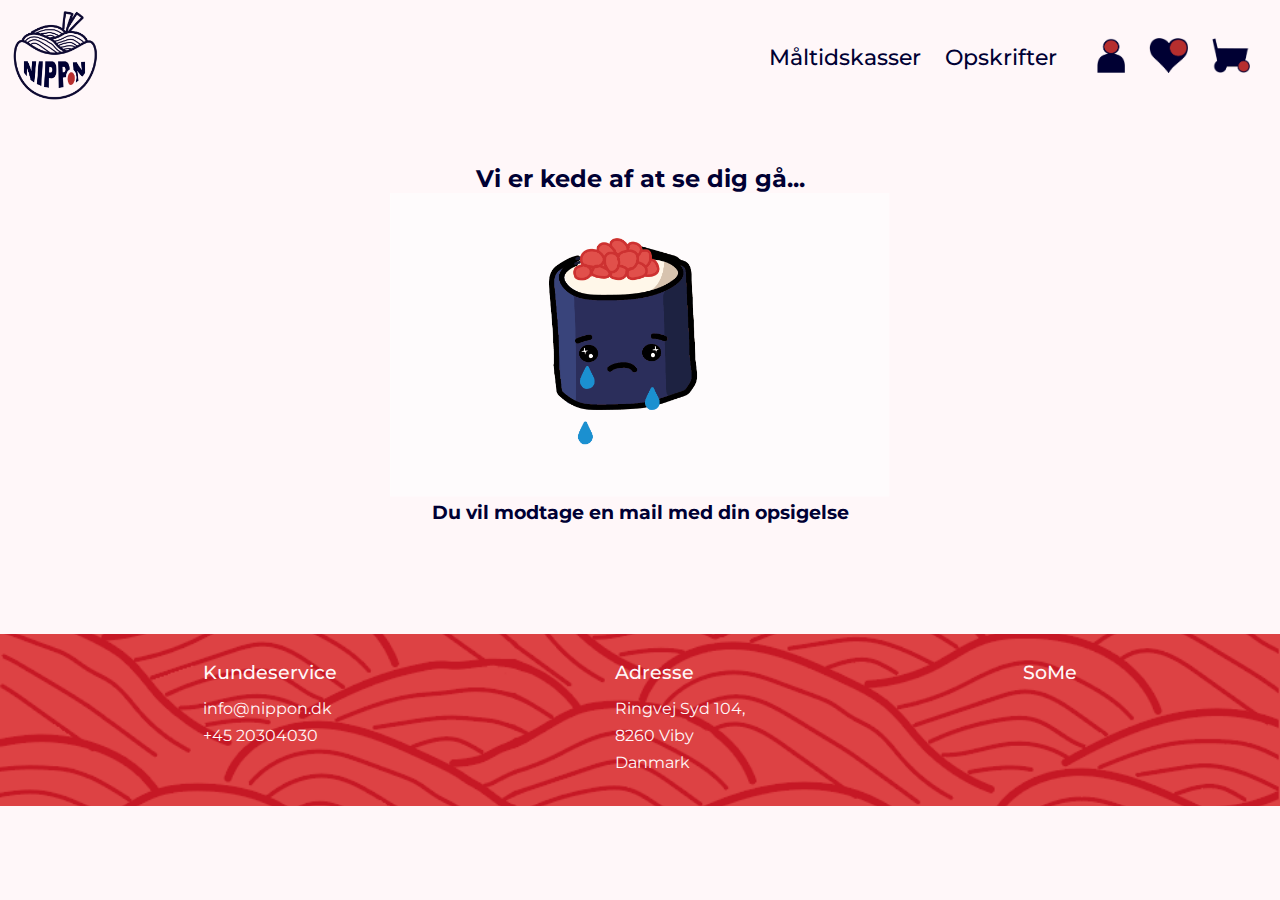
<file: programmering/afmeld.html>
<!DOCTYPE html>
<html lang="en">
<head>
    <meta charset="UTF-8">
    <meta http-equiv="X-UA-Compatible" content="IE=edge">
    <meta name="viewport" content="width=device-width, initial-scale=1.0">
    <title>Nippon</title>
    <link rel="preconnect" href="https://fonts.googleapis.com">
    <link rel="preconnect" href="https://fonts.gstatic.com" crossorigin>
    <link href="https://fonts.googleapis.com/css2?family=Montserrat:wght@300;400;500;600&display=swap" rel="stylesheet">
    <link rel="shortcut icon" href="./img/favicon-rut.png">
    <link rel="stylesheet" href="https://cdnjs.cloudflare.com/ajax/libs/font-awesome/6.3.0/css/all.min.css" integrity="sha512-SzlrxWUlpfuzQ+pcUCosxcglQRNAq/DZjVsC0lE40xsADsfeQoEypE+enwcOiGjk/bSuGGKHEyjSoQ1zVisanQ==" crossorigin="anonymous" referrerpolicy="no-referrer">
    <link rel="stylesheet" href="css/afmeld.css">
</head>
<body>
    <div id="preloader"></div>
    <header>
        <figure id="logo">
           <a href="index.html"><img src="./img/logo.png" alt="nippon logo"></a>
        </figure>
        <nav>
           <div id="text-nav">
               <ul class="nav-list">
                   <li><a href="./måltidskasser.html">Måltidskasser</a></li>
                   <li><a href="./opskrifter.html">Opskrifter</a></li>
               </ul>
           </div>
           <div id="icon-nav">
               <ul class="nav-list">
                   <li><a href="./login.html"><img src="./img/profil-icon.png" alt="profil icon" class="icon"></a></li>
                   <li><a href="./favoritter.html"><img src="./img/favorite-icon.png" alt="favorite icon" class="icon"></a></li>
                   <li><a href="./kurv.html"><img src="./img/kurv-icon.png" alt="kurv icon" class="icon"></a></li>
               </ul>
           </div>
       </nav>
   </header>




<main>
<section class="afmeld">
    <h1>Vi er kede af at se dig gå...</h1>
<img src="img/afmeld.gif" alt="gif sushi der græder" style="width:500px">
    <h2>Du vil modtage en mail med din opsigelse</h2>
</section>
</main>


<footer>
    <div class="footer-content">
        <h4>Kundeservice</h4>
        <a href="#">info@nippon.dk</a>
        <a href="#">+45 20304030</a>
    </div>
    <div class="footer-content">
        <h4>Adresse</h4>
        <p>Ringvej Syd 104,</p>
        <p>8260 Viby</p>
        <p>Danmark</p>
    </div>
    <div class="footer-content">
        <h4>SoMe</h4>
        <div>
            <a href="#" class="some"><i class="fa-brands fa-square-facebook"></i></a>
            <a href="#" class="some"><i class="fa-brands fa-square-instagram"></i></a>
        </div>
    </div>
</footer>
<script>
    var loader = document.getElementById("preloader");
    window.addEventListener("load", function(){
        loader.style.display = "none"
    })
</script>
</body>
</html>
</file>
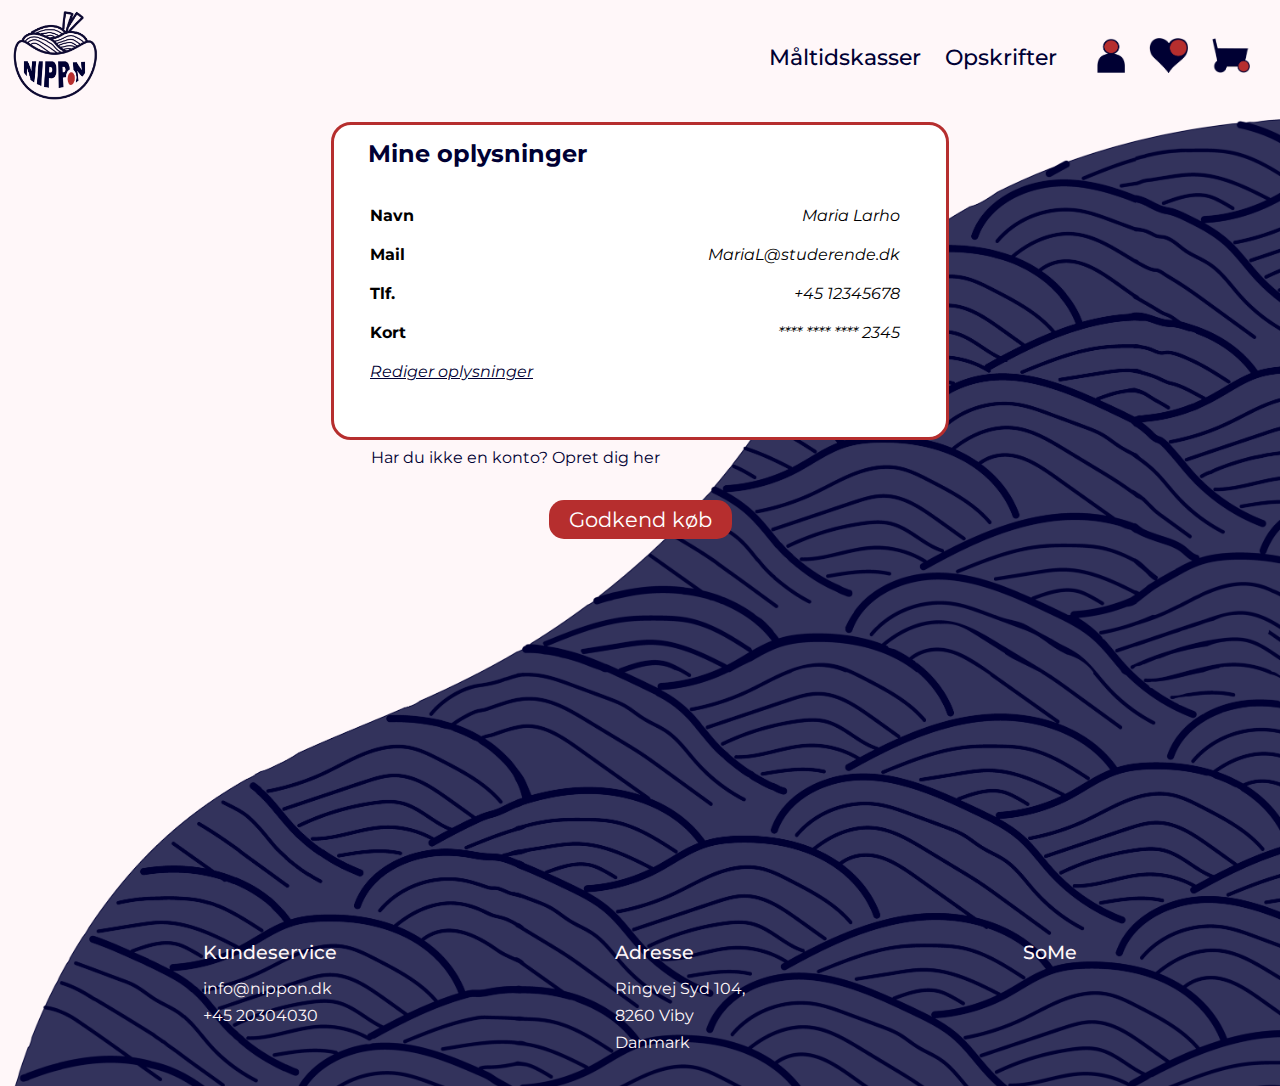
<file: programmering/betaling.html>
<!DOCTYPE html>
<html lang="en">
<head>
    <meta charset="UTF-8">
    <meta http-equiv="X-UA-Compatible" content="IE=edge">
    <meta name="viewport" content="width=device-width, initial-scale=1.0">
    <title>Nippon</title>
    <link rel="preconnect" href="https://fonts.googleapis.com">
    <link rel="preconnect" href="https://fonts.gstatic.com" crossorigin>
    <link href="https://fonts.googleapis.com/css2?family=Montserrat:wght@300;400;500;600&display=swap" rel="stylesheet">
    <link rel="shortcut icon" href="./img/favicon-rut.png" type="image/x-icon">
    <link rel="stylesheet" href="https://cdnjs.cloudflare.com/ajax/libs/font-awesome/6.3.0/css/all.min.css" integrity="sha512-SzlrxWUlpfuzQ+pcUCosxcglQRNAq/DZjVsC0lE40xsADsfeQoEypE+enwcOiGjk/bSuGGKHEyjSoQ1zVisanQ==" crossorigin="anonymous" referrerpolicy="no-referrer">
    <link rel="stylesheet" href="css/betaling.css">
</head>
<body>
    <div id="preloader"></div>
    <header>
        <figure id="logo">
           <a href="index.html"><img src="./img/logo.png" alt="nippon logo"></a>
        </figure>
        <nav>
           <div id="text-nav">
               <ul class="nav-list">
                   <li><a href="./måltidskasser.html">Måltidskasser</a></li>
                   <li><a href="./opskrifter.html">Opskrifter</a></li>
               </ul>
           </div>
           <div id="icon-nav">
               <ul class="nav-list">
                   <li><a href="./login.html"><img src="./img/profil-icon.png" alt="profil icon" class="icon"></a></li>
                   <li><a href="./favoritter.html"><img src="./img/favorite-icon.png" alt="favorite icon" class="icon"></a></li>
                   <li><a href="./kurv.html"><img src="./img/kurv-icon.png" alt="kurv icon" class="icon"></a></li>
               </ul>
           </div>
       </nav>
   </header>
   <div id="bg-wrap">
  
    <main>
       <section class="boks">
        <h3>Mine oplysninger</h3>
       <table>
        <tr>
            <td class="info">Navn</td>
            <td class="svar">Maria Larho </td>  
        </tr>
         <tr>
            <td class="info">Mail</td>
            <td class="svar">MariaL@studerende.dk</td>
         </tr>
         <tr>
            <td class="info">Tlf.</td>
            <td class="svar">+45 12345678</td>
         </tr>
        <tr> 
            <td class="info">Kort</td>
            <td class="svar">**** **** **** 2345</td>
        </tr>
        <tr>
        <td class="handling">Rediger oplysninger</td>
        </tr>
        </table>
       </section>
        <p id="opret" >Har du ikke en konto? Opret dig her</p>
       
       <a href="./tilmeld.html" id="godkend">Godkend køb</a>
       
   </main>

   <footer>
    <div class="footer-content">
        <h4>Kundeservice</h4>
        <a href="#">info@nippon.dk</a>
        <a href="#">+45 20304030</a>
    </div>
    <div class="footer-content">
        <h4>Adresse</h4>
        <p>Ringvej Syd 104,</p>
        <p>8260 Viby</p>
        <p>Danmark</p>
    </div>
    <div class="footer-content">
        <h4>SoMe</h4>
        <div>
            <a href="#" class="some"><i class="fa-brands fa-square-facebook"></i></a>
            <a href="#" class="some"><i class="fa-brands fa-square-instagram"></i></a>
        </div>
    </div>
    </footer>
</div>
<script>
    var loader = document.getElementById("preloader");
    window.addEventListener("load", function(){
        loader.style.display = "none"
    })
</script>
</body>
</html>
</file>
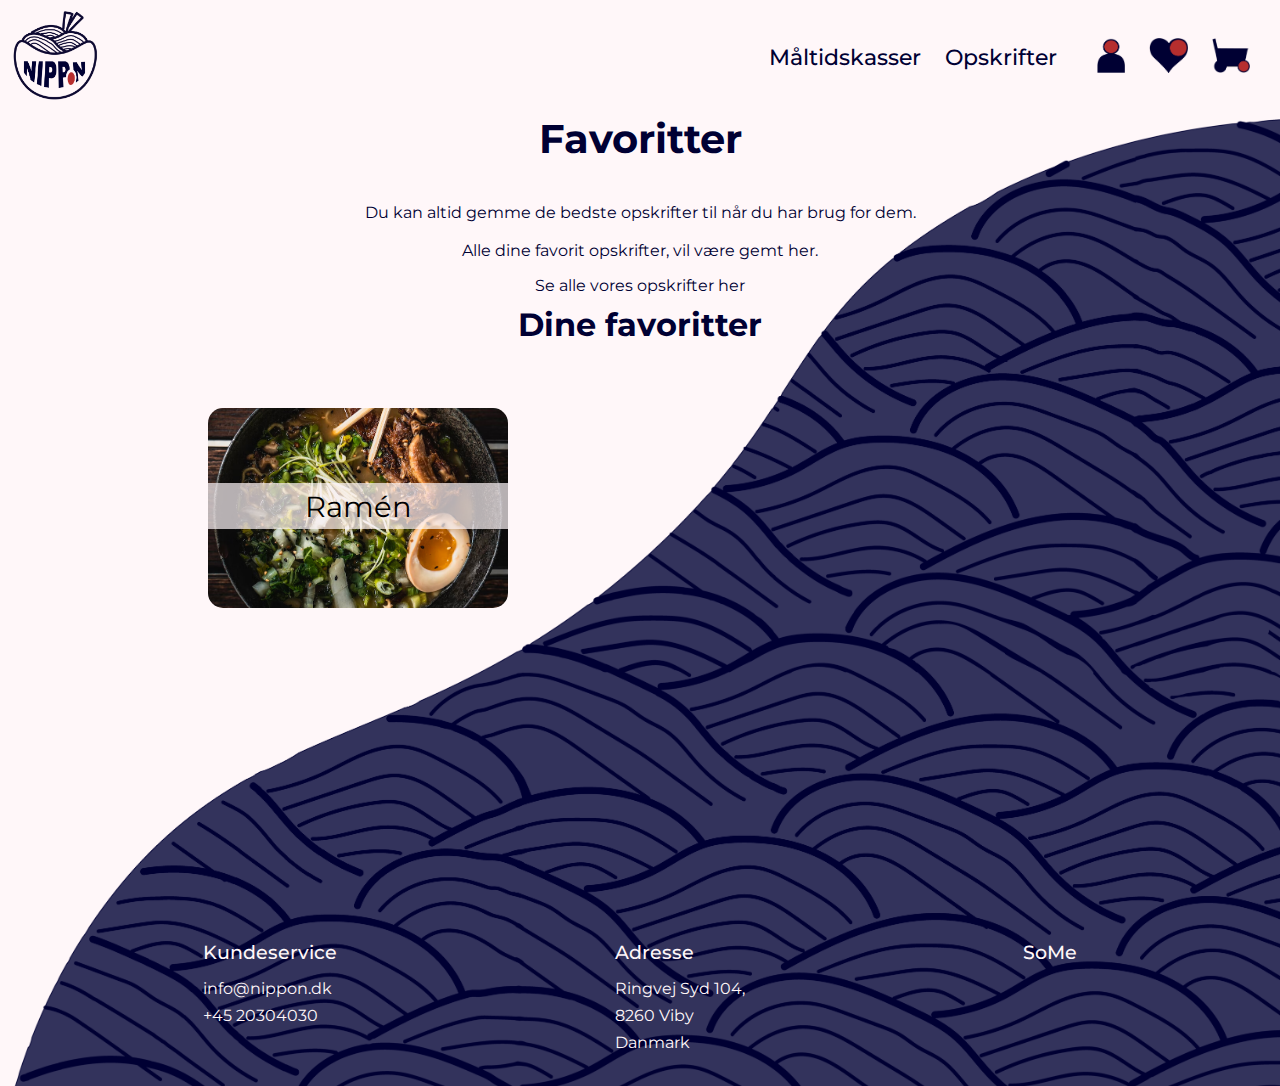
<file: programmering/favoritter.html>
<!DOCTYPE html>
<html lang="en">
<head>
    <meta charset="UTF-8">
    <meta http-equiv="X-UA-Compatible" content="IE=edge">
    <meta name="viewport" content="width=device-width, initial-scale=1.0">
    <title>Nippon</title>
    <link rel="preconnect" href="https://fonts.googleapis.com">
    <link rel="preconnect" href="https://fonts.gstatic.com" crossorigin>
    <link href="https://fonts.googleapis.com/css2?family=Montserrat:wght@300;400;500;600&display=swap" rel="stylesheet">
    <link rel="shortcut icon" href="./img/favicon-rut.png" type="image/x-icon">
    <link rel="stylesheet" href="https://cdnjs.cloudflare.com/ajax/libs/font-awesome/6.3.0/css/all.min.css" integrity="sha512-SzlrxWUlpfuzQ+pcUCosxcglQRNAq/DZjVsC0lE40xsADsfeQoEypE+enwcOiGjk/bSuGGKHEyjSoQ1zVisanQ==" crossorigin="anonymous" referrerpolicy="no-referrer">
    <link rel="stylesheet" href="css/favoritter.css">
</head>
<body>
    <div id="preloader"></div>
    <header>
        <figure id="logo">
           <a href="index.html"><img src="./img/logo.png" alt="nippon logo"></a>
        </figure>
        <nav>
           <div id="text-nav">
               <ul class="nav-list">
                   <li><a href="./måltidskasser.html">Måltidskasser</a></li>
                   <li><a href="./opskrifter.html">Opskrifter</a></li>
               </ul>
           </div>
           <div id="icon-nav">
               <ul class="nav-list">
                   <li><a href="./login.html"><img src="./img/profil-icon.png" alt="profil icon" class="icon"></a></li>
                   <li><a href="./favoritter.html"><img src="./img/favorite-icon.png" alt="favorite icon" class="icon"></a></li>
                   <li><a href="./kurv.html"><img src="./img/kurv-icon.png" alt="kurv icon" class="icon"></a></li>
               </ul>
           </div>
       </nav>
   </header>

   <div class="bg-wrap">
    <main>

        <section class="start">
            <h1>Favoritter</h1>
            <p>Du kan altid gemme de bedste opskrifter til når du har brug for dem. <br><br>
                Alle dine favorit opskrifter, vil være gemt her.</p>
            <a href="./opskrifter.html"><h3>Se alle vores opskrifter her</h3></a>
        </section>
    
            <section class="favorit">
                <h2>Dine favoritter</h2>
            </section>
        
            <div class="opskriftCard">
                <a href="#"><p>Ramén</p></a>
                <button class="btn-fav"><i class="fa-solid fa-heart"></i></button>
                <img src="img/ramen.jpg" alt="ramen opskrift">
            </div>
     </main> 
        <footer>
            <div class="footer-content">
                <h4>Kundeservice</h4>
                <a href="#">info@nippon.dk</a>
                <a href="#">+45 20304030</a>
            </div>
            <div class="footer-content">
                <h4>Adresse</h4>
                <p>Ringvej Syd 104,</p>
                <p>8260 Viby</p>
                <p>Danmark</p>
            </div>
            <div class="footer-content">
                <h4>SoMe</h4>
                <div>
                    <a href="#" class="some"><i class="fa-brands fa-square-facebook"></i></a>
                    <a href="#" class="some"><i class="fa-brands fa-square-instagram"></i></a>
                </div>
            </div>
        </footer>
    </div>
   <script>
    var loader = document.getElementById("preloader");
    window.addEventListener("load", function(){
        loader.style.display = "none"
    })
</script>
</body>
</html>
</file>
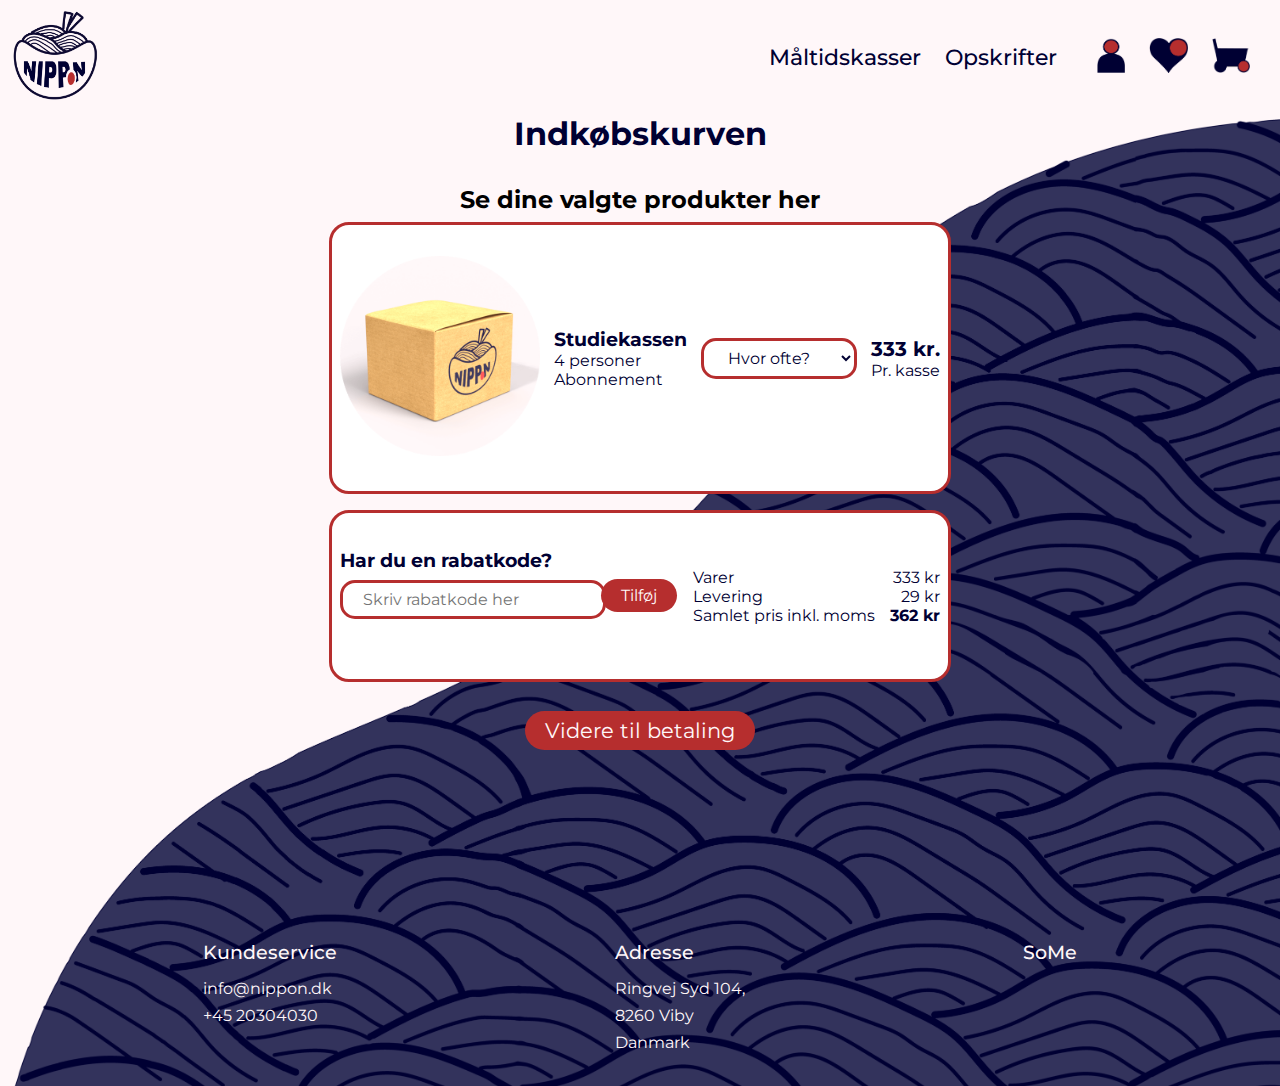
<file: programmering/kurv.html>
<!DOCTYPE html>
<html lang="en">
<head>
    <meta charset="UTF-8">
    <meta http-equiv="X-UA-Compatible" content="IE=edge">
    <meta name="viewport" content="width=device-width, initial-scale=1.0">
    <title>Nippon</title>
    <link rel="preconnect" href="https://fonts.googleapis.com">
    <link rel="preconnect" href="https://fonts.gstatic.com" crossorigin>
    <link href="https://fonts.googleapis.com/css2?family=Montserrat:wght@300;400;500;600&display=swap" rel="stylesheet">
    <link rel="shortcut icon" href="./img/favicon-rut.png" type="image/x-icon">
    <link rel="stylesheet" href="https://cdnjs.cloudflare.com/ajax/libs/font-awesome/6.3.0/css/all.min.css" integrity="sha512-SzlrxWUlpfuzQ+pcUCosxcglQRNAq/DZjVsC0lE40xsADsfeQoEypE+enwcOiGjk/bSuGGKHEyjSoQ1zVisanQ==" crossorigin="anonymous" referrerpolicy="no-referrer">
    <link rel="stylesheet" href="css/kurv.css">
</head>
<body>
    <div id="preloader"></div>
    <header>
        <figure id="logo">
           <a href="index.html"><img src="./img/logo.png" alt="nippon logo"></a>
        </figure>
        <nav>
           <div id="text-nav">
               <ul class="nav-list">
                   <li><a href="./måltidskasser.html">Måltidskasser</a></li>
                   <li><a href="./opskrifter.html">Opskrifter</a></li>
               </ul>
           </div>
           <div id="icon-nav">
               <ul class="nav-list">
                   <li><a href="./login.html"><img src="./img/profil-icon.png" alt="profil icon" class="icon"></a></li>
                   <li><a href="./favoritter.html"><img src="./img/favorite-icon.png" alt="favorite icon" class="icon"></a></li>
                   <li><a href="./kurv.html"><img src="./img/kurv-icon.png" alt="kurv icon" class="icon"></a></li>
               </ul>
           </div>
       </nav>
   </header>
   <div id="bg-wrap">
   <main>
    <h1> Indkøbskurven</h1>
    <h2>Se dine valgte produkter her</h2>

    <section class="boks">
        <div>
            <img src="img/rundkasse.png" alt="måltidskasse" id="kasse">
        </div>
        <div id="info">
            <h3>Studiekassen</h3>
            <p>4 personer</p>
            <p>Abonnement</p>
        </div>

        <div id="ugerne">
            <select name="uger" id="uger">
                <option value="hver">Hvor ofte?</option>
                <option value="hver">Hver uge</option>
                <option value="anden">Hver 2. uge</option>
                <option value="tredje">Hver 3. uge</option>
            </select>
        </div>
        <div>
            <h5> 333 kr. </h5>
            <p> Pr. kasse</p>
        </div>
    </section>
    
    <section class="boks" id="rabatboks">
        <div>
            <h3> Har du en rabatkode?</h3>
            <input type="text" placeholder="Skriv rabatkode her" name="uname" required id="rabat">
        </div>

        <div>
            <button id="tilfoj">Tilføj</button>
        </div>
        <div>
            <p>Varer</p>
            <p>Levering</p>
            <p>Samlet pris inkl. moms</p>
        </div>
        <div id="priser">
            <p>333 kr</p>
            <p>29 kr</p>
            <p><strong>362 kr</strong></p>
        </div>
    </section>
    <a class="button" href="betaling.html">Videre til betaling</a>
</main> 
<footer>
    <div class="footer-content">
        <h4>Kundeservice</h4>
        <a href="#">info@nippon.dk</a>
        <a href="#">+45 20304030</a>
    </div>
    <div class="footer-content">
        <h4>Adresse</h4>
        <p>Ringvej Syd 104,</p>
        <p>8260 Viby</p>
        <p>Danmark</p>
    </div>
    <div class="footer-content">
        <h4>SoMe</h4>
        <div>
            <a href="#" class="some"><i class="fa-brands fa-square-facebook"></i></a>
            <a href="#" class="some"><i class="fa-brands fa-square-instagram"></i></a>
        </div>
    </div>
</footer>
</div>
<script>
    var loader = document.getElementById("preloader");
    window.addEventListener("load", function(){
        loader.style.display = "none"
    })
</script>
</body>
</html>
</file>
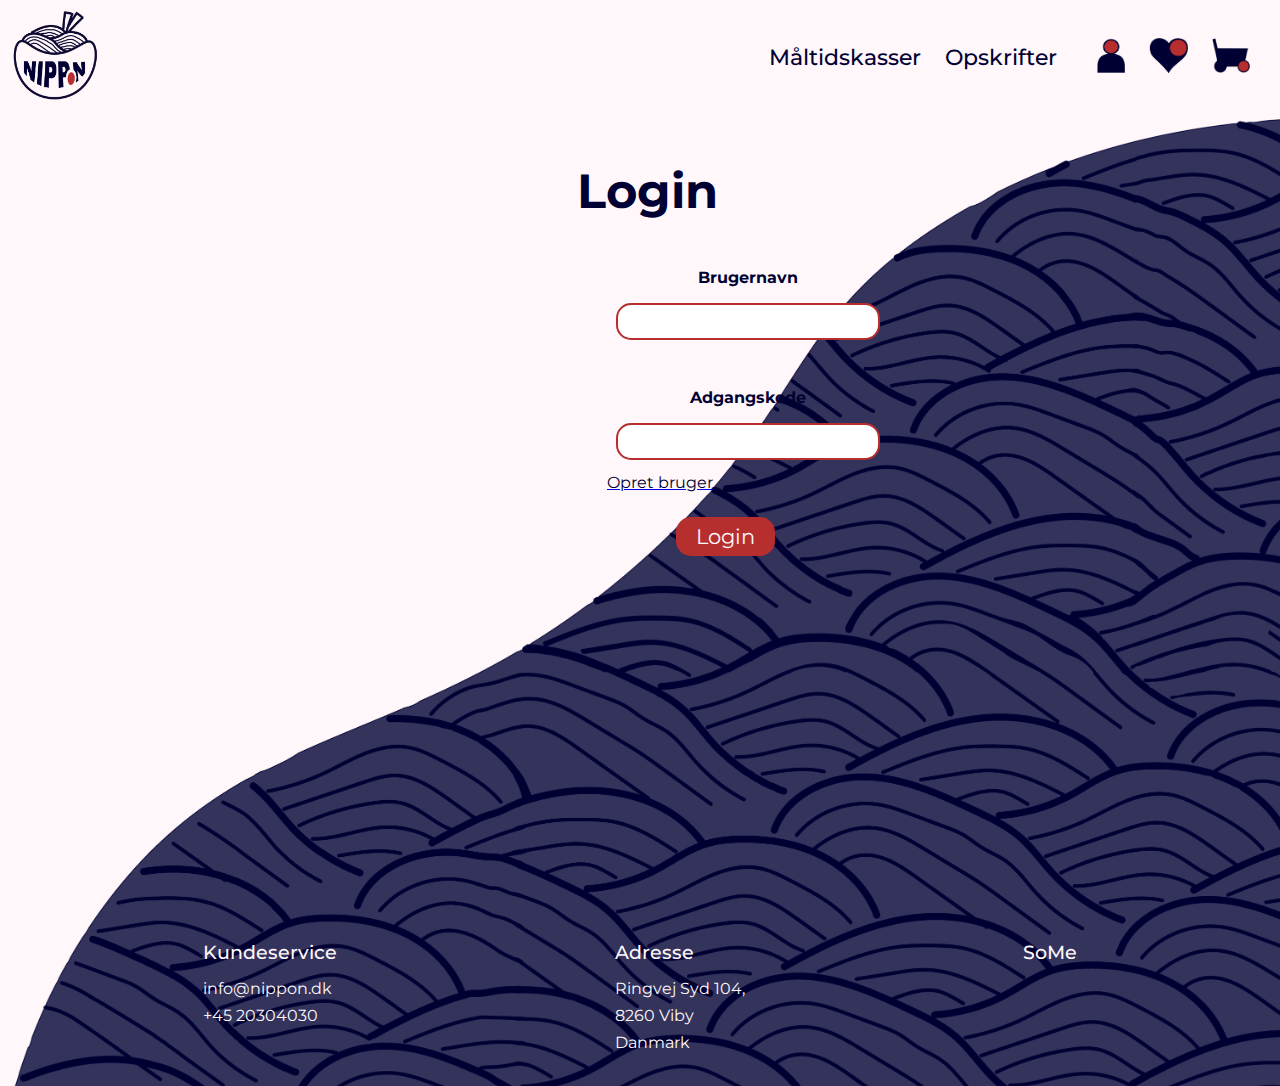
<file: programmering/login.html>
<!DOCTYPE html>
<html lang="en">
<head>
    <meta charset="UTF-8">
    <meta http-equiv="X-UA-Compatible" content="IE=edge">
    <meta name="viewport" content="width=device-width, initial-scale=1.0">
    <title>Nippon</title>
    <link rel="preconnect" href="https://fonts.googleapis.com">
    <link rel="preconnect" href="https://fonts.gstatic.com" crossorigin>
    <link href="https://fonts.googleapis.com/css2?family=Montserrat:wght@300;400;500;600&display=swap" rel="stylesheet">
    <link rel="shortcut icon" href="./img/favicon-rut.png" type="image/x-icon">
    <link rel="stylesheet" href="https://cdnjs.cloudflare.com/ajax/libs/font-awesome/6.3.0/css/all.min.css" integrity="sha512-SzlrxWUlpfuzQ+pcUCosxcglQRNAq/DZjVsC0lE40xsADsfeQoEypE+enwcOiGjk/bSuGGKHEyjSoQ1zVisanQ==" crossorigin="anonymous" referrerpolicy="no-referrer">
    <link rel="stylesheet" href="css/login.css">
</head>
<body>
    <div id="preloader"></div>
    <header>
        <figure id="logo">
           <a href="index.html"><img src="./img/logo.png" alt="nippon logo"></a>
        </figure>
        <nav>
           <div id="text-nav">
               <ul class="nav-list">
                   <li><a href="./måltidskasser.html">Måltidskasser</a></li>
                   <li><a href="./opskrifter.html">Opskrifter</a></li>
               </ul>
           </div>
           <div id="icon-nav">
               <ul class="nav-list">
                   <li><a href="./login.html"><img src="./img/profil-icon.png" alt="profil icon" class="icon"></a></li>
                   <li><a href="./favoritter.html"><img src="./img/favorite-icon.png" alt="favorite icon" class="icon"></a></li>
                   <li><a href="./kurv.html"><img src="./img/kurv-icon.png" alt="kurv icon" class="icon"></a></li>
               </ul>
           </div>
       </nav>
   </header>

   <div class="bg-wrap">
    <main>

        <h1>Login</h1>
        
        
        <div id="id01" class="modal">  
          <form class="modal-content animate">
        
            <div class="container">

                <div class="bruger">
              <label><b>Brugernavn</b></label>
              <input type="text" name="name">
            </div>
        
            <div class="kode">
              <label><b>Adgangskode</b></label>
              <input type="password" name="pass">
            </div>
                

            </div>
          </form>
        </div>

        <div class="hej">
           <a href="#" id="opret"><p>Opret bruger</p></a> 
        </div>

        <a class="button" href="profil.html">Login</a>
        

        
         </main> 
        
         <footer>
            <div class="footer-content">
                <h4>Kundeservice</h4>
                <a href="#">info@nippon.dk</a>
                <a href="#">+45 20304030</a>
            </div>
            <div class="footer-content">
                <h4>Adresse</h4>
                <p>Ringvej Syd 104,</p>
                <p>8260 Viby</p>
                <p>Danmark</p>
            </div>
            <div class="footer-content">
                <h4>SoMe</h4>
                <div>
                    <a href="#" class="some"><i class="fa-brands fa-square-facebook"></i></a>
                    <a href="#" class="some"><i class="fa-brands fa-square-instagram"></i></a>
                </div>
            </div>
        </footer>
   </div>
   <script>
    var loader = document.getElementById("preloader");
    window.addEventListener("load", function(){
        loader.style.display = "none"
    })
</script>
</body>
</html>
</file>
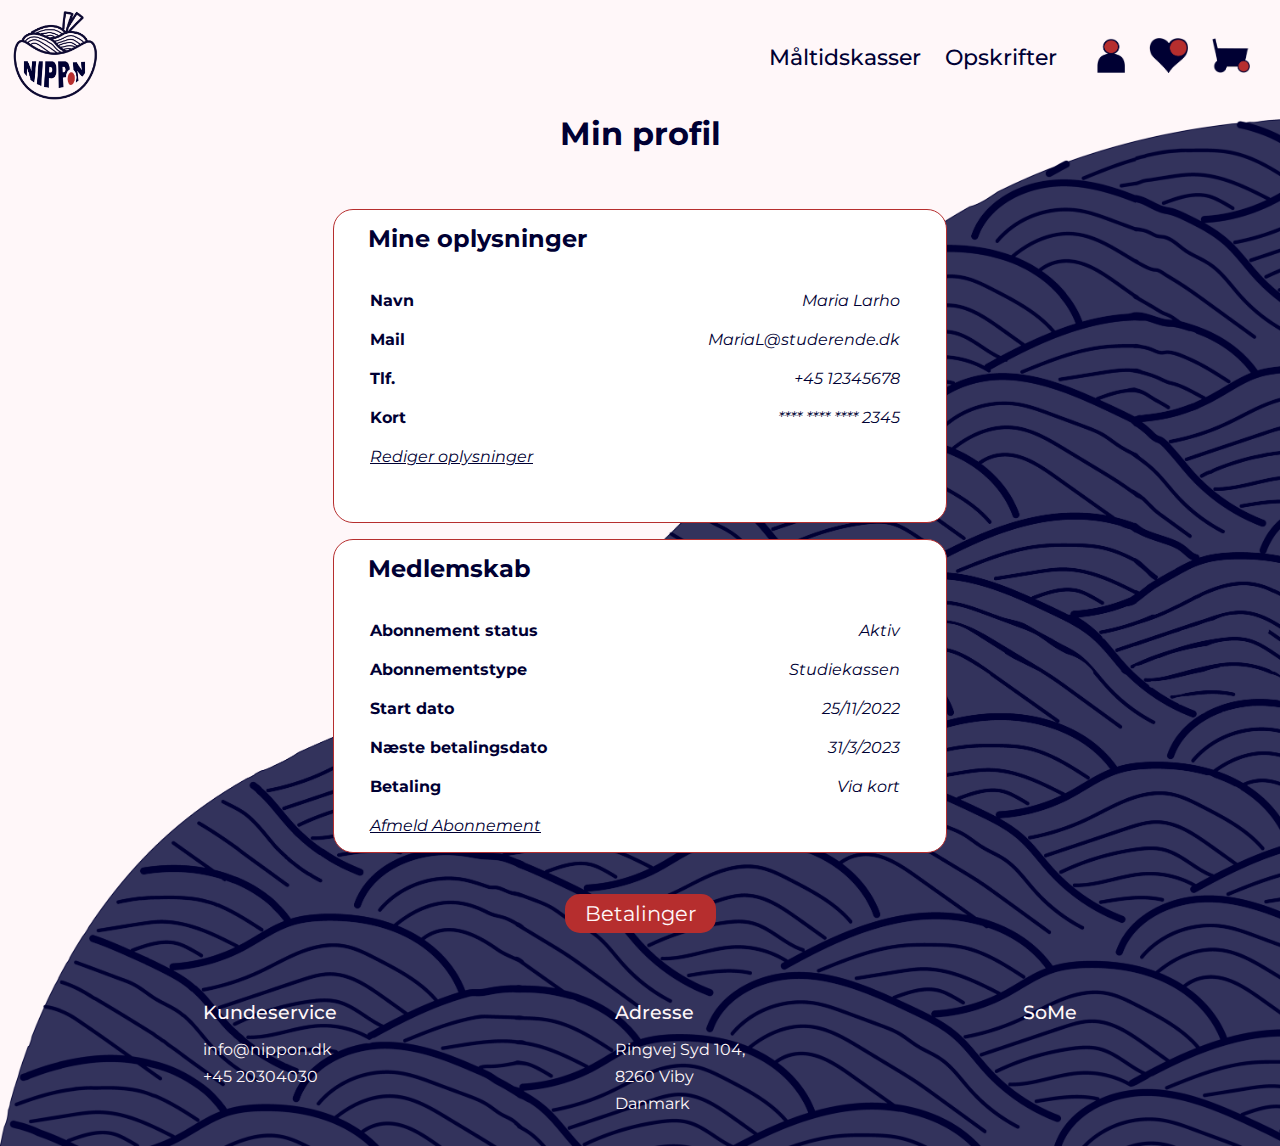
<file: programmering/profil.html>
<!DOCTYPE html>
<html lang="en">
<head>
    <meta charset="UTF-8">
    <meta http-equiv="X-UA-Compatible" content="IE=edge">
    <meta name="viewport" content="width=device-width, initial-scale=1.0">
    <title>Nippon</title>
    <link rel="preconnect" href="https://fonts.googleapis.com">
    <link rel="preconnect" href="https://fonts.gstatic.com" crossorigin>
    <link href="https://fonts.googleapis.com/css2?family=Montserrat:wght@300;400;500;600&display=swap" rel="stylesheet">
    <link rel="shortcut icon" href="./img/favicon-rut.png" type="image/x-icon">
    <link rel="stylesheet" href="https://cdnjs.cloudflare.com/ajax/libs/font-awesome/6.3.0/css/all.min.css" integrity="sha512-SzlrxWUlpfuzQ+pcUCosxcglQRNAq/DZjVsC0lE40xsADsfeQoEypE+enwcOiGjk/bSuGGKHEyjSoQ1zVisanQ==" crossorigin="anonymous" referrerpolicy="no-referrer">
    <link rel="stylesheet" href="css/profil.css">
</head>
<body>
    <div id="preloader"></div>
    <header>
        <figure id="logo">
           <a href="index.html"><img src="./img/logo.png" alt="nippon logo"></a>
        </figure>
        <nav>
           <div id="text-nav">
               <ul class="nav-list">
                   <li><a href="./måltidskasser.html">Måltidskasser</a></li>
                   <li><a href="./opskrifter.html">Opskrifter</a></li>
               </ul>
           </div>
           <div id="icon-nav">
               <ul class="nav-list">
                   <li><a href="./login.html"><img src="./img/profil-icon.png" alt="profil icon" class="icon"></a></li>
                   <li><a href="./favoritter.html"><img src="./img/favorite-icon.png" alt="favorite icon" class="icon"></a></li>
                   <li><a href="./kurv.html"><img src="./img/kurv-icon.png" alt="kurv icon" class="icon"></a></li>
               </ul>
           </div>
       </nav>
   </header>
   <div id="bg-wrap">
   <main>
   <h1> Min profil</h1>

    <section class="boks">
       <h3>Mine oplysninger</h3>
       <table>
        <tr>
            <td class="info">Navn</td>
            <td class="svar">Maria Larho </td>
            
        </tr>
         <tr>
            <td class="info">Mail</td>
            <td class="svar">MariaL@studerende.dk</td>
         </tr>
         <tr>
            <td class="info">Tlf.</td>
            <td class="svar">+45 12345678</td>
         </tr>
        <tr> 
            <td class="info">Kort</td>
            <td class="svar">**** **** **** 2345</td>
        </tr>
        <tr>
            <td class="handling">Rediger oplysninger</td>
        </tr>
        
       </table>
      
    </section>

    <section class="boks">
        <h3>Medlemskab</h3>
        <table>
            <tr>
                <td class="info">Abonnement status</td>
                <td class="svar">Aktiv</td>
            </tr>
            <tr>
                <td class="info">Abonnementstype</td>
                <td class="svar">Studiekassen</td>
            </tr>
            <tr>
                <td class="info">Start dato</td>
                <td class="svar">25/11/2022</td>
            </tr>
            <tr>
                <td class="info">Næste betalingsdato</td>

                <td class="svar">31/3/2023</td>
            </tr>

            <tr>
                <td class="info">Betaling</td>
                <td class="svar">Via kort</td>
            </tr>
            <tr>
                <td onclick="Confirm()" class="handling">Afmeld Abonnement</td>
            </tr>
        </table>
    </section>

    <button>Betalinger</button>
</main> 

    <footer>
        <div class="footer-content">
            <h4>Kundeservice</h4>
            <a href="#">info@nippon.dk</a>
            <a href="#">+45 20304030</a>
        </div>
        <div class="footer-content">
            <h4>Adresse</h4>
            <p>Ringvej Syd 104,</p>
            <p>8260 Viby</p>
            <p>Danmark</p>
        </div>
        <div class="footer-content">
            <h4>SoMe</h4>
            <div>
                <a href="#" class="some"><i class="fa-brands fa-square-facebook"></i></a>
                <a href="#" class="some"><i class="fa-brands fa-square-instagram"></i></a>
            </div>
        </div>
    </footer>
</div>
<script src="./js/profil.js"></script>
<script>
    var loader = document.getElementById("preloader");
    window.addEventListener("load", function(){
        loader.style.display = "none"
    })
</script>
</body>
</html>
</file>
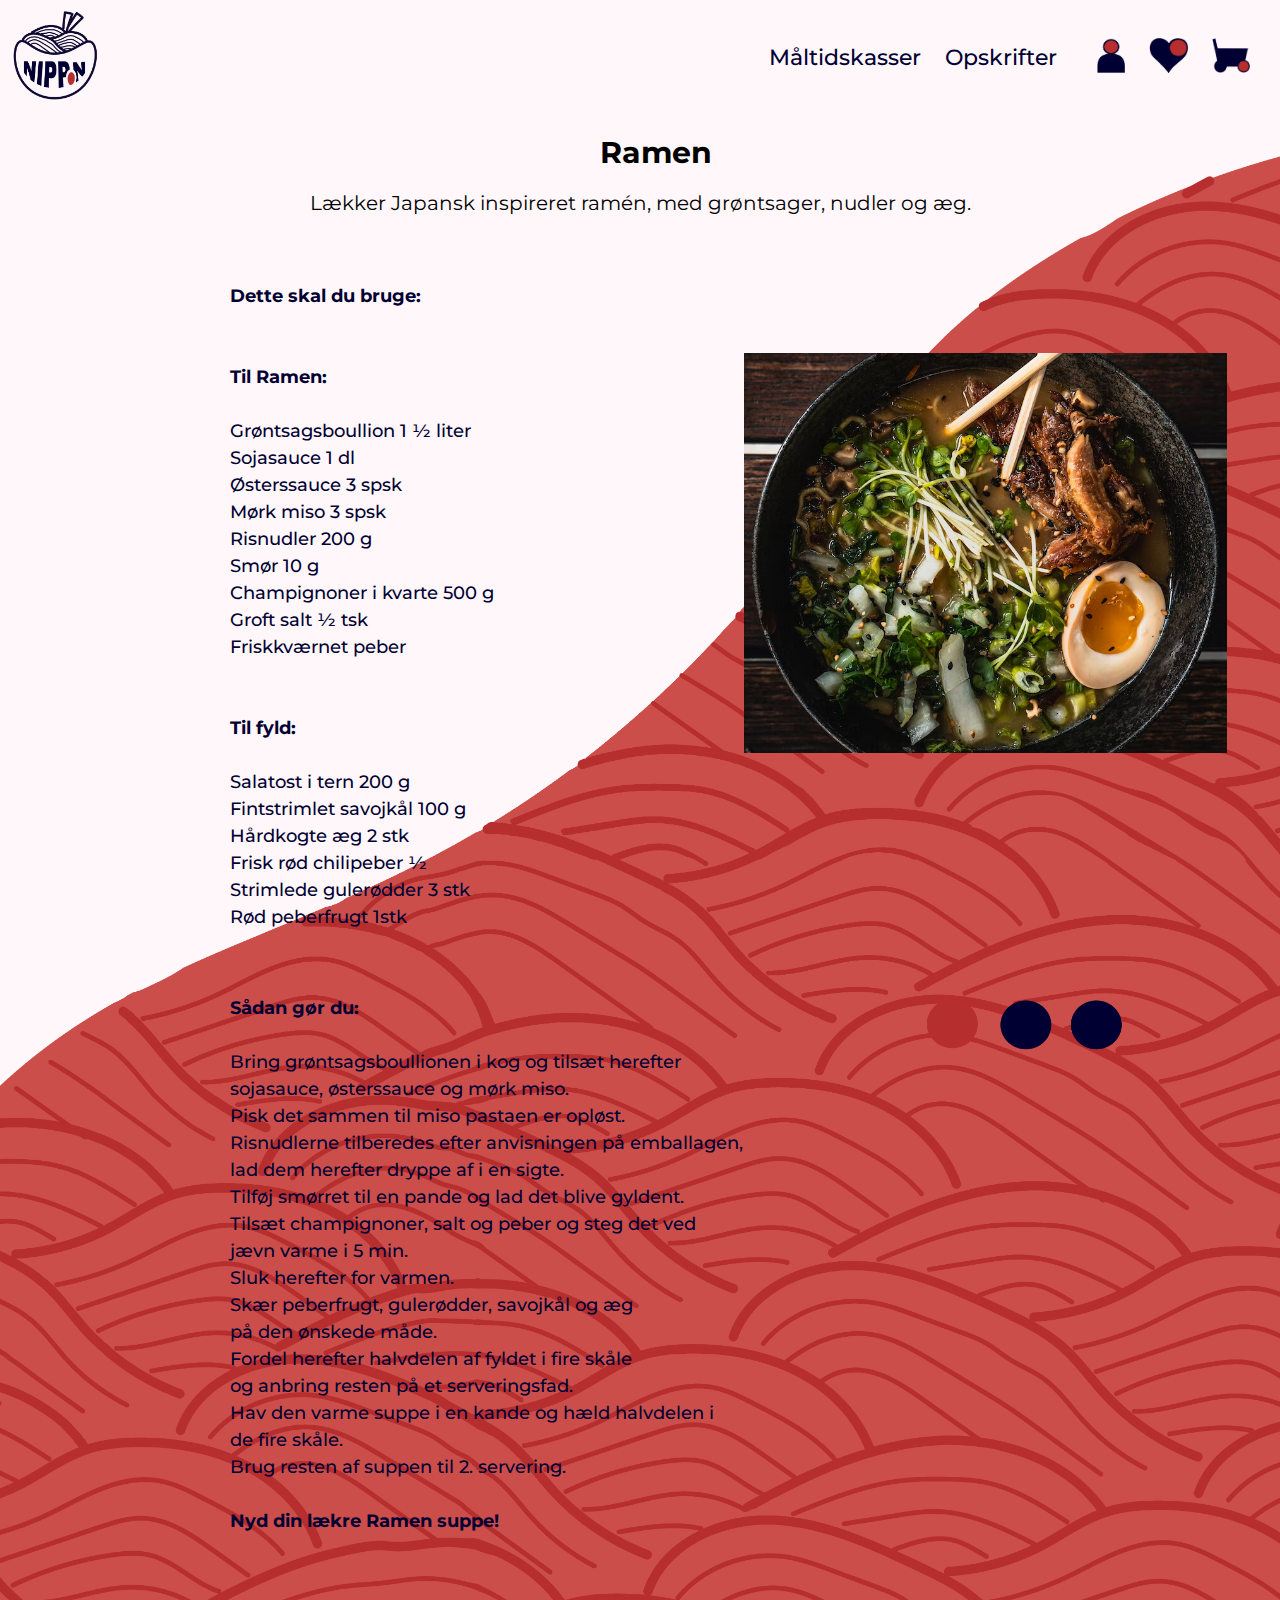
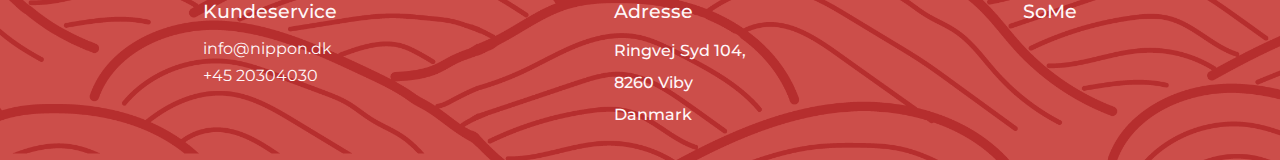
<file: programmering/ramen.html>
<!DOCTYPE html>
<html lang="en">
<head>
    <meta charset="UTF-8">
    <meta http-equiv="X-UA-Compatible" content="IE=edge">
    <meta name="viewport" content="width=device-width, initial-scale=1.0">
    <title>Nippon</title>
    <link rel="preconnect" href="https://fonts.googleapis.com">
    <link rel="preconnect" href="https://fonts.gstatic.com" crossorigin>
    <link href="https://fonts.googleapis.com/css2?family=Montserrat:wght@300;400;500;600&display=swap" rel="stylesheet">
    <link rel="stylesheet" href="https://cdnjs.cloudflare.com/ajax/libs/font-awesome/6.3.0/css/all.min.css" integrity="sha512-SzlrxWUlpfuzQ+pcUCosxcglQRNAq/DZjVsC0lE40xsADsfeQoEypE+enwcOiGjk/bSuGGKHEyjSoQ1zVisanQ==" crossorigin="anonymous" referrerpolicy="no-referrer">
    <link rel="shortcut icon" href="./img/favicon-rut.png">
    <link rel="stylesheet" href="css/ramen.css">
</head>
<body>
    <div id="preloader"></div>
    <header>
        <figure id="logo">
           <a href="index.html"><img src="./img/logo.png" alt="nippon logo"></a>
        </figure>
        <nav>
           <div id="text-nav">
               <ul class="nav-list">
                   <li><a href="./måltidskasser.html">Måltidskasser</a></li>
                   <li><a href="./opskrifter.html">Opskrifter</a></li>
               </ul>
           </div>
           <div id="icon-nav">
               <ul class="nav-list">
                   <li><a href="./login.html"><img src="./img/profil-icon.png" alt="profil icon" class="icon"></a></li>
                   <li><a href="./favoritter.html"><img src="./img/favorite-icon.png" alt="favorite icon" class="icon"></a></li>
                   <li><a href="./kurv.html"><img src="./img/kurv-icon.png" alt="kurv icon" class="icon"></a></li>
               </ul>
           </div>
       </nav>
   </header>
<div id="bg-wrap">
<section>
    <section class="overskrift">
        <div id="overskrift-wrap">
        <h1>Ramen</h1>
        <button onclick="Favorit()" id="fav" class="btn-fav"><i class="fa-solid fa-heart"></i></button>
        </div>
        <h2>Lækker Japansk inspireret ramén, med grøntsager, nudler og æg.</h2>
        <h3></h3>
    </section>
    <section class="opskrift">
        <p>
            <b>Dette skal du bruge:</b> <br><br><br>
       <b> Til Ramen:</b><br><br>
Grøntsagsboullion 1 ½ liter<br>
Sojasauce 1 dl<br>
Østerssauce 3 spsk<br>
Mørk miso 3 spsk<br>
Risnudler 200 g<br>
Smør 10 g<br>
Champignoner i kvarte 500 g<br>
Groft salt ½ tsk<br>
Friskkværnet peber<br>
<br><br>
<b>Til fyld:</b><br><br>
Salatost i tern 200 g<br>
Fintstrimlet savojkål 100 g<br>
Hårdkogte æg 2 stk<br>
Frisk rød chilipeber ½<br>
Strimlede gulerødder 3 stk<br>
Rød peberfrugt 1stk<br>
<br><br>
 </p>
<img src="img/ramen.jpg" alt="Lækker ramen suppe fra Nippon">

        </section>
        <section class="resultat">
            <p><b>Sådan gør du:</b><br><br>
                Bring grøntsagsboullionen i kog og tilsæt herefter <br>sojasauce, 
                østerssauce og mørk miso. <br>Pisk det sammen til miso pastaen er opløst. <br>
                Risnudlerne tilberedes efter anvisningen på emballagen,<br>
                lad dem herefter dryppe af i en sigte. <br>
                Tilføj smørret til en pande og lad det blive gyldent. <br>
                Tilsæt champignoner, salt og peber og steg det ved<br> jævn varme i 5 min. <br>
                Sluk herefter for varmen. <br>
                Skær peberfrugt, gulerødder, savojkål og æg<br> på den ønskede måde. <br>
                Fordel herefter halvdelen af fyldet i fire skåle <br>
                og anbring resten på et serveringsfad. <br>
                Hav den varme suppe i en kande og hæld halvdelen i <br>de fire skåle. <br>
                Brug resten af suppen til 2. servering. <br><br>
                <b>Nyd din lækre Ramen suppe!</b></p>
                <img src="img/let-icon.png" alt="sværhedsgrad let illustration">
        </section>
    </section>

   <footer>
    <div class="footer-content">
        <h4>Kundeservice</h4>
        <a href="#">info@nippon.dk</a>
        <a href="#">+45 20304030</a>
    </div>
    <div class="footer-content">
        <h4>Adresse</h4>
        <p>Ringvej Syd 104,</p>
        <p>8260 Viby</p>
        <p>Danmark</p>
    </div>
    <div class="footer-content">
        <h4>SoMe</h4>
        <div>
            <a href="#" class="some"><i class="fa-brands fa-square-facebook"></i></a>
            <a href="#" class="some"><i class="fa-brands fa-square-instagram"></i></a>
        </div>
    </div>
</footer>
</div>
<script src="./js/ramen.js"></script>
<script>
    var loader = document.getElementById("preloader");
    window.addEventListener("load", function(){
        loader.style.display = "none"
    })
</script>
</body>
</html>
</file>
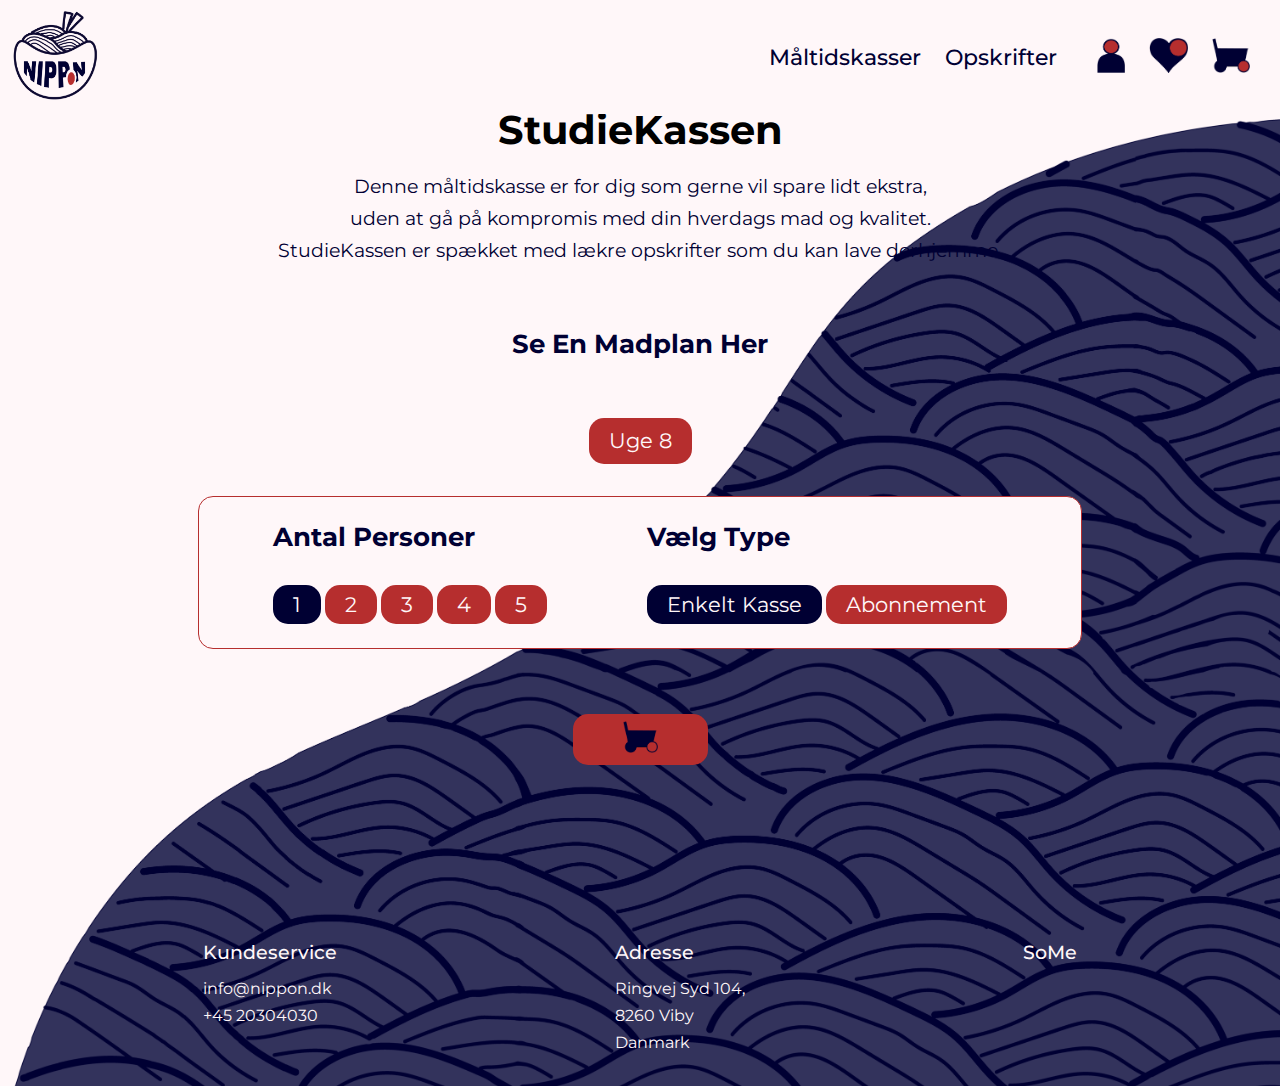
<file: programmering/studiekassen.html>
<!DOCTYPE html>
<html lang="en">
<head>
    <meta charset="UTF-8">
    <meta http-equiv="X-UA-Compatible" content="IE=edge">
    <meta name="viewport" content="width=device-width, initial-scale=1.0">
    <title>Nippon</title>
    <link rel="preconnect" href="https://fonts.googleapis.com">
    <link rel="preconnect" href="https://fonts.gstatic.com" crossorigin>
    <link href="https://fonts.googleapis.com/css2?family=Montserrat:wght@300;400;500;600&display=swap" rel="stylesheet">
    <link rel="shortcut icon" href="./img/favicon-rut.png">
    <link rel="stylesheet" href="https://cdnjs.cloudflare.com/ajax/libs/font-awesome/6.3.0/css/all.min.css" integrity="sha512-SzlrxWUlpfuzQ+pcUCosxcglQRNAq/DZjVsC0lE40xsADsfeQoEypE+enwcOiGjk/bSuGGKHEyjSoQ1zVisanQ==" crossorigin="anonymous" referrerpolicy="no-referrer">
    <link rel="stylesheet" href="./css/studiekassen.css">
</head>
<body>
    <div id="preloader"></div>
    <header>
        <figure id="logo">
           <a href="index.html"><img src="./img/logo.png" alt="nippon logo"></a>
        </figure>
        <nav>
           <div id="text-nav">
               <ul class="nav-list">
                   <li><a href="./måltidskasser.html">Måltidskasser</a></li>
                   <li><a href="./opskrifter.html">Opskrifter</a></li>
               </ul>
           </div>
           <div id="icon-nav">
               <ul class="nav-list">
                   <li><a href="./login.html"><img src="./img/profil-icon.png" alt="profil icon" class="icon"></a></li>
                   <li><a href="./favoritter.html"><img src="./img/favorite-icon.png" alt="favorite icon" class="icon"></a></li>
                   <li><a href="./kurv.html"><img src="./img/kurv-icon.png" alt="kurv icon" class="icon"></a></li>
               </ul>
           </div>
       </nav>
   </header>
   <div id="bg-wrap">
   <main> 
   <section id="studiekassen">
    <div id="info-text">
        <h1>StudieKassen</h1>
        <p>Denne måltidskasse er for dig som gerne vil spare lidt ekstra, <br>
        uden at gå på kompromis med din hverdags mad og kvalitet. <br>
        StudieKassen er spækket med lækre opskrifter som du kan lave derhjemme.</p>
        <h3>Se En Madplan Her</h3>
        <a href="./madplan.html" id="mock">Uge 8</a>
    </div>
    <div id="vælg-wrap">
        <div class="vælg-info">
            <h3>Antal Personer</h3>
            <div id="btnGallery1">
                <button class="btn active">1</button>
                <button class="btn">2</button>
                <button class="btn">3</button>
                <button class="btn">4</button>
                <button class="btn">5</button>
              </div>
        </div>
        <div class="vælg-info">
            <h3>Vælg Type</h3>
            <div id="btnGallery2">
                <button class="bto activ">Enkelt Kasse</button>
                <button class="bto">Abonnement</button>
            </div>
        </div>
    </div>
   <button onclick="Noti()"><img src="./img/kurv-icon.png" alt="kurv icon" id="btn-kurv"></button>
    </section>
</main>
<footer>
    <div class="footer-content">
        <h4>Kundeservice</h4>
        <a href="#">info@nippon.dk</a>
        <a href="#">+45 20304030</a>
    </div>
    <div class="footer-content">
        <h4>Adresse</h4>
        <p>Ringvej Syd 104,</p>
        <p>8260 Viby</p>
        <p>Danmark</p>
    </div>
    <div class="footer-content">
        <h4>SoMe</h4>
        <div>
            <a href="#" class="some"><i class="fa-brands fa-square-facebook"></i></a>
            <a href="#" class="some"><i class="fa-brands fa-square-instagram"></i></a>
        </div>
    </div>
</footer>
</div>
<script src="./js/studiekassen.js"></script>
<script>
    var loader = document.getElementById("preloader");
    window.addEventListener("load", function(){
        loader.style.display = "none"
    })
</script>
</body>
</html>
</file>
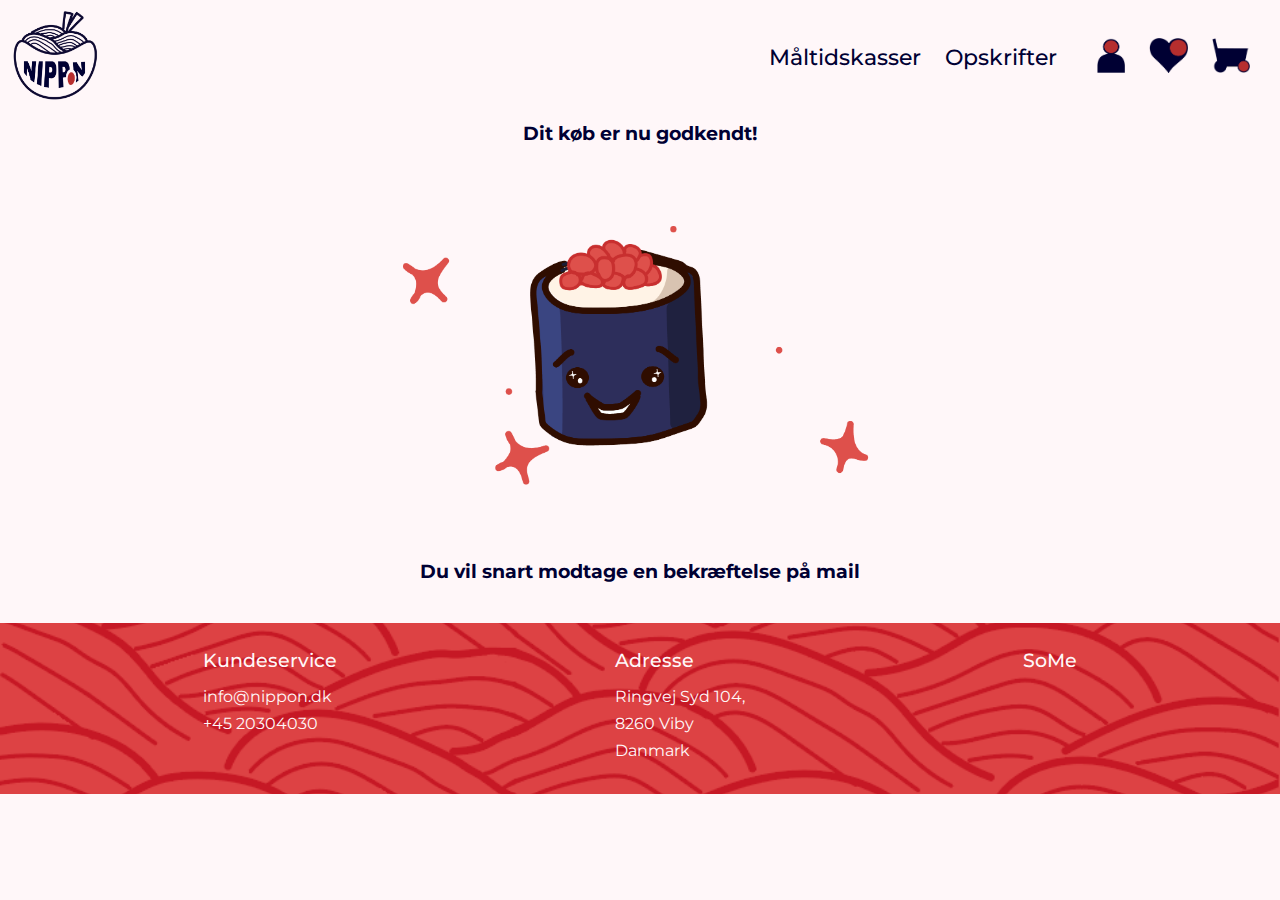
<file: programmering/tilmeld.html>
<!DOCTYPE html>
<html lang="en">
<head>
    <meta charset="UTF-8">
    <meta http-equiv="X-UA-Compatible" content="IE=edge">
    <meta name="viewport" content="width=device-width, initial-scale=1.0">
    <title>Nippon</title>
    <link rel="preconnect" href="https://fonts.googleapis.com">
    <link rel="preconnect" href="https://fonts.gstatic.com" crossorigin>
    <link href="https://fonts.googleapis.com/css2?family=Montserrat:wght@300;400;500;600&display=swap" rel="stylesheet">
    <link rel="shortcut icon" href="./img/favicon-rut.png">
    <link rel="stylesheet" href="https://cdnjs.cloudflare.com/ajax/libs/font-awesome/6.3.0/css/all.min.css" integrity="sha512-SzlrxWUlpfuzQ+pcUCosxcglQRNAq/DZjVsC0lE40xsADsfeQoEypE+enwcOiGjk/bSuGGKHEyjSoQ1zVisanQ==" crossorigin="anonymous" referrerpolicy="no-referrer">
    <link rel="stylesheet" href="https://cdn.jsdelivr.net/npm/swiper@9/swiper-bundle.min.css">
    <link rel="stylesheet" href="css/tilmeld.css">
</head>
<body>
    <div id="preloader"></div>
    <header>
        <figure id="logo">
           <a href="index.html"><img src="./img/logo.png" alt="nippon logo"></a>
        </figure>
        <nav>
           <div id="text-nav">
               <ul class="nav-list">
                   <li><a href="./måltidskasser.html">Måltidskasser</a></li>
                   <li><a href="./opskrifter.html">Opskrifter</a></li>
               </ul>
           </div>
           <div id="icon-nav">
               <ul class="nav-list">
                   <li><a href="./login.html"><img src="./img/profil-icon.png" alt="profil icon" class="icon"></a></li>
                   <li><a href="./favoritter.html"><img src="./img/favorite-icon.png" alt="favorite icon" class="icon"></a></li>
                   <li><a href="./kurv.html"><img src="./img/kurv-icon.png" alt="kurv icon" class="icon"></a></li>
               </ul>
           </div>
       </nav>
    </header>

   <main>
<h3> Dit køb er nu godkendt!</h3>

<section>
    <img src="img/tilmeld.gif" alt="glad sushi" id="glad">
</section>

<h3> Du vil snart modtage en bekræftelse på mail</h3>
   </main>

   <footer>
    <div class="footer-content">
        <h4>Kundeservice</h4>
        <a href="#">info@nippon.dk</a>
        <a href="#">+45 20304030</a>
    </div>
    <div class="footer-content">
        <h4>Adresse</h4>
        <p>Ringvej Syd 104,</p>
        <p>8260 Viby</p>
        <p>Danmark</p>
    </div>
    <div class="footer-content">
        <h4>SoMe</h4>
        <div>
            <a href="#" class="some"> <i class="fa-brands fa-square-facebook"></i></a>
            <a href="#" class="some"> <i class="fa-brands fa-square-instagram"></i></a>
        </div>
    </div>
</footer>
<script>
    var loader = document.getElementById("preloader");
    window.addEventListener("load", function(){
        loader.style.display = "none"
    })
</script>
</body>
</html>
</file>
<file: programmering/css/afmeld.css>
/*Farver
Rød: #b62e2e
Lys rød: #cc4e4a
Blå: #000033
Off-White: #fff7f9 rgb(255, 247, 249)

Font: 
font-family: 'Montserrat', sans-serif;
*/

* {
    margin: 0;
    padding: 0;
    font-family: 'Montserrat', sans-serif;
}
body {
    background: #fff7f9;
}

/*=======FÆLLES==================================*/
p {
    color: #000033;
    cursor: default;
}

h1 {
    color: #000033;
    font-size: 1.5rem;
    cursor: default;
}

h2 {
    color: #000033;
    font-size: 1.2rem;
    cursor: default;
}

h4 {
    color: #fff7f9;
    font-weight: lighter;
    font-size: 1.2rem;
    padding-bottom: 0.8em;
    font-weight: 500;
    cursor: default;
}

/*=======PRELOADER==================================*/

#preloader {
    background: #fff7f9 url(../img/loading.gif) no-repeat center;
    background-size: 30%;
    width: 100%;
    height: 100vh;
    position: fixed;
    z-index: 100;
}

/*=======HEADER==================================*/
header {
    display: flex;
    flex-direction: row;
    justify-content: space-between;
    align-items: center;
    position: sticky;
    position: -webkit-sticky;
    top: 0;
    z-index: 1;
    background: #fff7f9;
}

nav {
    display: flex;
    flex-direction: row;
    justify-content: space-between;
    align-items: center;
}

#logo img {
    width: 90px;
    padding: 10px;
}

.icon {
    height: 35px;
}

.nav-list {
    list-style: none;
    padding-right: 20px;
}

.nav-list li {
    display: inline;
    padding: 0 10px;
    
}

#text-nav .nav-list li a {
    text-decoration: none;
    color: #000033;
    font-size: 1.4rem;
    font-weight: 500;
}

.nav-list li a:hover {
    opacity: 0.6;
}

main {
    display: flex;
    flex-direction: column;
    align-items: center;
    min-height: 520px;
}

/*==================INDHOLD=======================*/

.afmeld {
    text-align: center;
    padding-top: 50px;
    padding-bottom: 50px;
    font-size: 12px;
}


/*=======FOOTER==================================*/
footer {
    display: flex;
    flex-direction: row;
    justify-content: space-around;
    background-image: url(../img/footer.png);
    background-size: cover;
    width: auto;
    background-position: center;
    background-repeat: no-repeat;
    padding: 1.6em 4em;;
}

.footer-content {
    display: flex;
    flex-direction: column;
}

.footer-content a {
    text-decoration: none;
    color: #fff7f9;
    padding-bottom: 0.5em;
}

.footer-content p {
    color: #fff7f9;
    padding-bottom: 0.5em;
}

.some {
    font-size: 1.8rem;
    margin-right: 0.5em;
}

.some:hover {
    color: #000033;
}
</file>
<file: programmering/css/betaling.css>
/*Farver
Rød: #b62e2e
Lys rød: #cc4e4a
Blå: #000033
Off-White: #fff7f9 rgb(255, 247, 249)

Font: 
font-family: 'Montserrat', sans-serif;
*/

* {
    margin: 0;
    padding: 0;
    font-family: 'Montserrat', sans-serif;
}

body {
    background: #fff7f9;
}

/*=======FÆLLES==================================*/

a {
    text-decoration: none;
}

h4 {
    color: #fff7f9;
    font-weight: lighter;
    font-size: 1.2rem;
    padding-bottom: 0.8em;
    cursor: default;
    font-weight: 500;
}

h3
{
    color: #000033;
    font-size: x-large;
    padding: 8px;
    margin-left: 20px;
    cursor: default;
}

#bg-wrap {
    background-image: url(../img/bg-blå.png);
    background-size: cover;
    width: auto;
    background-position: top;
    background-repeat: no-repeat;
}

/*=======PRELOADER==================================*/

#preloader {
    background: #fff7f9 url(../img/loading.gif) no-repeat center;
    background-size: 30%;
    width: 100%;
    height: 100vh;
    position: fixed;
    z-index: 100;
}

/*=======HEADER==================================*/

header {
    display: flex;
    flex-direction: row;
    justify-content: space-between;
    align-items: center;
    position: sticky;
    position: -webkit-sticky;
    top: 0;
    z-index: 1;
    background: #fff7f9;
}

nav {
    display: flex;
    flex-direction: row;
    justify-content: space-between;
    align-items: center;
}

#logo img {
    width: 90px;
    padding: 10px;
}

.icon {
    height: 35px;
}

.nav-list {
    list-style: none;
    padding-right: 20px;
}

.nav-list li {
    display: inline;
    padding: 0 10px;
    
}

#text-nav .nav-list li a {
    text-decoration: none;
    color: #000033;
    font-size: 1.4rem;
    font-weight: 500;
}

.nav-list li a:hover {
    opacity: 0.6;
}

/*=======MAIN==================================*/

main
{
    display: flex;
    flex-direction: column;
    align-items: center;
    min-height: 800px;
}

/*=======BETALING==================================*/

.boks
{
background-color: rgb(255, 255, 255);
border-color: #b62e2e;
border-style: solid;
border-radius: 20px;
width: 600px;
height: 300px;
margin-top: 8px;
margin-bottom: 8px;
padding: 6px;
}

#godkend {
    background: #b62e2e;
    border: none;
    padding: 7px 20px;
    font-size: 1.3rem;
    border-radius: 15px;
    color: rgb(255, 255, 255);
    margin-top: 1.6em;
    margin-bottom: 120px;
    border-radius: 15px;
}

#godkend:hover {
    opacity: 0.8;
}

table
{
    margin: 10px;
    border-spacing: 20px;
    width: 570px;
    cursor: default;
}

#opret
{ 
    color: #000033;
    margin-left: -250px;
    cursor: pointer;
}

.handling 
{
text-decoration: underline;
font-style: italic;
color: #000033;
cursor: pointer;
}

.svar
{
    text-align: right;
    font-style: italic;
}

.space
{
    color: rgb(255, 255, 255);
}

.info
{
    font-weight: bold;
}

/*=======FOOTER==================================*/
footer {
    display: flex;
    flex-direction: row;
    justify-content: space-around;
    padding: 1.6em 4em;
}

.footer-content {
    display: flex;
    flex-direction: column;
}

.footer-content a {
    text-decoration: none;
    color: #fff7f9;
    padding-bottom: 0.5em;
}

.footer-content p {
    color: #fff7f9;
    padding-bottom: 0.5em;
}

.some {
    font-size: 1.8rem;
    margin-right: 0.5em;
}

.some:hover {
  color: #b62e2e;
}
</file>
<file: programmering/css/favoritter.css>
/*Farver
Rød: #b62e2e
Lys rød: #cc4e4a
Blå: #000033
Off-White: #fff7f9 rgb(255, 247, 249)

Font: 
font-family: 'Montserrat', sans-serif;
*/

* {
  margin: 0;
  padding: 0;
  font-family: 'Montserrat', sans-serif;
}

body {
  background: #fff7f9;
}

/*=======FÆLLES==================================*/

p {
  color: #000033;
  cursor: default;
}

h1 {
  cursor: default;
  font-size: 2.5rem;
  text-align: center;
  padding-bottom: 1em;
  color: #000033;
}

h3 {
  color: #000033;
  font-size: 1em;
  text-align: center;
  margin-bottom: 10px;
  font-weight: normal;
}

h2 {
  font-size: 2em;
  text-align: center;
  margin-bottom: 2em;
  cursor: default;
  color: #000033;
}

h4 {
  color: #fff7f9;
  font-weight: lighter;
  font-size: 1.2rem;
  padding-bottom: 0.8em;
  cursor: default;
  font-weight: 500;
}

a {
  text-decoration: none;
  cursor: pointer;
}

/*=======PRELOADER==================================*/

#preloader {
  background: #fff7f9 url(../img/loading.gif) no-repeat center;
  background-size: 30%;
  width: 100%;
  height: 100vh;
  position: fixed;
  z-index: 100;
}

/*=======HEADER==================================*/

header {
    display: flex;
    flex-direction: row;
    justify-content: space-between;
    align-items: center;
    position: sticky;
    position: -webkit-sticky;
    top: 0;
    z-index: 1;
    background: #fff7f9;
}

nav {
    display: flex;
    flex-direction: row;
    justify-content: space-between;
    align-items: center;
}

#logo img {
    width: 90px;
    padding: 10px;
}

.icon {
    height: 35px;
}

.nav-list {
    list-style: none;
    padding-right: 20px;
}

.nav-list li {
    display: inline;
    padding: 0 10px;
    
}

#text-nav .nav-list li a {
    text-decoration: none;
    color: #000033;
    font-size: 1.4rem;
    font-weight: 500;
}

.nav-list li a:hover {
    opacity: 0.6;
}

/*=================MAIN========================*/

main {
  min-height: 800px;
}

/*=================FAVORITTER========================*/

.start p {
    text-align: center;
    font-size: 1em;
    margin-bottom: 1em;
}

  .opskriftCard {
    margin-left: 13em;
    margin-top: 1.5em;
  }

  .opskriftCard img {
    width: 300px;
    height: 200px;
    object-fit: cover;
    border-radius: 15px;
  }

  .opskriftCard p, .opskriftCard button {
    position: absolute;
  }

  .opskriftCard p {
    background: rgb(255, 247, 249, 0.7);
    font-size: 1.8rem;
    width: 300px;
    text-align: center;
    margin-top: 2.6em;
    padding: 0.2em 0;
    cursor: pointer;
    color: black;
  }

  .btn-fav {
    background: transparent;
    border: none;
    color: #cc4e4a;
    margin: 11.5em 0 0 19em;
    cursor: pointer;
  }

  .btn-fav i {
    font-size: 2.5rem;
  }

  .btn-fav:hover {
    color: #fff7f9;
  }

  .bg-wrap {
    background-image: url(../img/bg-blå.png);
    background-size: cover;
    width: auto;
    background-position: top;
    background-repeat: no-repeat;
  }

/*=======FOOTER==================================*/
footer {
    display: flex;
    flex-direction: row;
    justify-content: space-around;
    padding: 1.6em 4em;
}

.footer-content {
    display: flex;
    flex-direction: column;
    color: white;
}

.footer-content a {
    text-decoration: none;
    color: #fff7f9;
    padding-bottom: 0.5em;
}

.footer-content p {
    color: #fff7f9;
    padding-bottom: 0.5em;
}

.some {
    font-size: 1.8rem;
    margin-right: 0.5em;
}

.some:hover {
  color: #b62e2e;
}
</file>
<file: programmering/css/kurv.css>
/*Farver
Rød: #b62e2e
Lys rød: #cc4e4a
Blå: #000033
Off-White: #fff7f9 rgb(255, 247, 249)

Font: 
font-family: 'Montserrat', sans-serif;
*/

* {
    margin: 0;
    padding: 0;
    font-family: 'Montserrat', sans-serif;
}

body {
    background: #fff7f9;
}

/*=======FÆLLES==================================*/

p {
    color: #000033;
    cursor: default;
}

h1 {
    color: #000033;
    padding-bottom: 1em;
    cursor: default;
}

h3 {
    color: #000033;
    font-size: 1.2rem;
    cursor: default;
}

h4 {
    color: #fff7f9;
    font-weight: lighter;
    font-size: 1.2rem;
    padding-bottom: 0.8em;
    cursor: default;
    font-weight: 500;
}

.button, button {
    background: #b62e2e;
    border: none;
    padding: 7px 20px;
    font-size: 1.3rem;
    border-radius: 15px;
    color: #fff7f9;
    margin-top: 1em;
    border-radius: 20px;
    text-decoration: none;
    cursor: pointer;
}

.button:hover, button:hover {
    opacity: 0.8;
}

#bg-wrap {
    background-image: url(../img/bg-blå.png);
    background-size: cover;
    width: auto;
    background-position: top;
    background-repeat: no-repeat;
}

/*=======PRELOADER==================================*/

#preloader {
    background: #fff7f9 url(../img/loading.gif) no-repeat center;
    background-size: 30%;
    width: 100%;
    height: 100vh;
    position: fixed;
    z-index: 100;
}

/*=======HEADER==================================*/

header {
    display: flex;
    flex-direction: row;
    justify-content: space-between;
    align-items: center;
    position: sticky;
    position: -webkit-sticky;
    top: 0;
    z-index: 1;
    background: #fff7f9;
}

nav {
    display: flex;
    flex-direction: row;
    justify-content: space-between;
    align-items: center;
}

#logo img {
    width: 90px;
    padding: 10px;
}

.icon {
    height: 35px;
}

.nav-list {
    list-style: none;
    padding-right: 20px;
}

.nav-list li {
    display: inline;
    padding: 0 10px;
    
}

#text-nav .nav-list li a {
    text-decoration: none;
    color: #000033;
    font-size: 1.4rem;
    font-weight: 500;
}

.nav-list li a:hover {
    opacity: 0.6;
}
/*=======MAIN==================================*/

.boks
{
background-color: #fff;
border-color: #b62e2e;
border-style: solid;
border-radius: 20px;
width: 600px;
height: 250px;
margin-top: 8px;
margin-bottom: 8px;
padding: 8px;
display: flex;
flex-direction: row;
justify-content: space-between;
align-items: center;
}

main
{
    display: flex;
    flex-direction: column;
    align-items: center;
    min-height: 800px;
}

#kasse
{
    width: 200px;
}

#info
{
    display: flex;
    flex-direction: column;
}

#uger
{
    background: #ffffff;
    border: none;
    padding: 7px 20px;
    font-size: 1.0rem;
    border-radius: 15px;
    color: #000033;
    margin-top: 1.6em;
    margin-bottom: 1.6em;
    border-color: #b62e2e;
    border-style: solid;
    border-radius: 15px;
    cursor: pointer;
}

#rabat
{
    background: #ffffff;
    border: none;
    padding: 7px 20px;
    font-size: 1.0rem;
    border-radius: 15px;
    color: #000033;
    margin-top: 1.6em;
    margin-bottom: 1.6em;
    border-color: #b62e2e;
    border-style: solid;
    border-radius: 15px;
}

#rabatboks
{
    height: 150px;
}

#tilfoj
{
    font-size: 1.0rem; 
    margin-left: -20px;
    margin-top: -0.2px;
}

#priser
{
    text-align: right;
}

input#rabat
{
    margin-top: 8px;
}

h5
{
    color: #000033;
    font-size: 20px;
    cursor: default;
}
/*=======FOOTER==================================*/
footer {
    display: flex;
    flex-direction: row;
    justify-content: space-around;
    padding: 1.6em 4em;;
}

.footer-content {
    display: flex;
    flex-direction: column;
}

.footer-content a {
    text-decoration: none;
    color: #fff7f9;
    padding-bottom: 0.5em;
}

.footer-content p {
    color: #fff7f9;
    padding-bottom: 0.5em;
}

.some {
    font-size: 1.8rem;
    margin-right: 0.5em;
}

.some:hover {
    color: #b62e2e;
}
</file>
<file: programmering/css/login.css>
/*Farver
Rød: #b62e2e
Lys rød: #cc4e4a
Blå: #000033
Off-White: #fff7f9 rgb(255, 247, 249)

Font: 
font-family: 'Montserrat', sans-serif;
*/

* {
    margin: 0;
    padding: 0;
    font-family: 'Montserrat', sans-serif;
}

body {
    background: #fff7f9;
}

/*=======FÆLLES==================================*/

p {
    color: #000033;
    cursor: default;
}

h4 {
    color: #fff7f9;
    font-weight: lighter;
    font-size: 1.2rem;
    padding-bottom: 0.8em;
    cursor: default;
    font-weight: 500;
}

h1 {
    display: grid;
    cursor: default;
    margin-left: 0.3em;
    font-size: 3em;
    text-align: center;
    padding: 1em 0;
    color: #000033;
}

.button {
    background: #b62e2e;
    border: none;
    padding: 7px 20px;
    font-size: 1.3rem;
    border-radius: 15px;
    color: #fff7f9;
    margin-top: 1.6em;
    margin-left: 32.5em;
    text-decoration: none;
}

.hej {
    margin-bottom: 2em;
}


.button:hover {
    opacity: 0.8;
}

/*=======PRELOADER==================================*/

#preloader {
    background: #fff7f9 url(../img/loading.gif) no-repeat center;
    background-size: 30%;
    width: 100%;
    height: 100vh;
    position: fixed;
    z-index: 100;
}

/*=======HEADER==================================*/

header {
    display: flex;
    flex-direction: row;
    justify-content: space-between;
    align-items: center;
    position: sticky;
    position: -webkit-sticky;
    top: 0;
    z-index: 1;
    background: #fff7f9;
}

nav {
    display: flex;
    flex-direction: row;
    justify-content: space-between;
    align-items: center;
}

#logo img {
    width: 90px;
    padding: 10px;
}

.icon {
    height: 35px;
}

.nav-list {
    list-style: none;
    padding-right: 20px;
}

.nav-list li {
    display: inline;
    padding: 0 10px;
    
}

#text-nav .nav-list li a {
    text-decoration: none;
    color: #000033;
    font-size: 1.4rem;
    font-weight: 500;
}

.nav-list li a:hover {
    opacity: 0.6;
}

/*=================MAIN========================*/

main {
    min-height: 800px;

}

/*=================LOG IND========================*/

#opret
{
    display: grid;
    text-align: center;
    margin-left: 2.5em;
    margin-top: -2.2em;
}

.container {
    display: grid;
    width: 2em;
    text-align: center;
    margin-left: 38.5em;
}

.bruger {
    padding-bottom: 3em;
    font-size: 1em;
    color: #000033;
}

.kode {
    padding-bottom: 3em;
    font-size: 1em;
    color: #000033;
}

input {
    background: #ffffff;
    padding: 7px 20px;
    font-size: 1.0rem;
    border-radius: 15px;
    margin-top: 1em;
    border-color: #b62e2e;
    border-style: solid;
}

.bg-wrap {
    background-image: url(../img/bg-blå.png);
    background-size: cover;
    width: auto;
    background-position: top;
    background-repeat: no-repeat;
  }


/*=======FOOTER==================================*/
footer {
    display: flex;
    flex-direction: row;
    justify-content: space-around;
    padding: 1.6em 4em;;
}

.footer-content {
   display: flex;
   flex-direction: column;
}

.footer-content a {
    text-decoration: none;
    color: #fff7f9;
    padding-bottom: 0.5em;
}

.footer-content p {
    color: #fff7f9;
    padding-bottom: 0.5em;
    text-align: left;
}

.some {
    font-size: 1.8rem;
    margin-right: 0.5em;
}

.some:hover {
    color: #b62e2e;
}
</file>
<file: programmering/css/profil.css>
/*Farver
Rød: #b62e2e
Lys rød: #cc4e4a
Blå: #000033
Off-White: #fff7f9 rgb(255, 247, 249)

Font: 
font-family: 'Montserrat', sans-serif;
*/

* {
    margin: 0;
    padding: 0;
    font-family: 'Montserrat', sans-serif;
}

body {
    background: #fff7f9;
}

/*=======FÆLLES==================================*/
p {
    color: #000033;
    cursor: default;
}

h1 {
    margin-bottom: 1.5em;
    color: #000033;
    cursor: default;
}

h3
{
    color: #000033;
    font-size: x-large;
    padding: 8px;
    margin-left: 20px;
    cursor: default;
}

h4 {
    color: #fff7f9;
    font-weight: lighter;
    font-size: 1.2rem;
    padding-bottom: 0.8em;
    cursor: default;
    font-weight: 500;
}

button {
    background: #b62e2e;
    border: none;
    padding: 7px 20px;
    font-size: 1.3rem;
    border-radius: 15px;
    color: #fff7f9;
    margin-top: 1.6em;
    cursor: pointer;
}

button:hover {
    opacity: 0.8;
}

#bg-wrap {
    background-image: url(../img/bg-blå.png);
    background-size: cover;
    width: auto;
    background-position: top;
    background-repeat: no-repeat;
}

/*=======PRELOADER==================================*/

#preloader {
    background: #fff7f9 url(../img/loading.gif) no-repeat center;
    background-size: 30%;
    width: 100%;
    height: 100vh;
    position: fixed;
    z-index: 100;
}

/*=======HEADER==================================*/

header {
    display: flex;
    flex-direction: row;
    justify-content: space-between;
    align-items: center;
    position: sticky;
    position: -webkit-sticky;
    top: 0;
    z-index: 1;
    background: #fff7f9;
}

nav {
    display: flex;
    flex-direction: row;
    justify-content: space-between;
    align-items: center;
}

#logo img {
    width: 90px;
    padding: 10px;
}

.icon {
    height: 35px;
}

.nav-list {
    list-style: none;
    padding-right: 20px;
}

.nav-list li {
    display: inline;
    padding: 0 10px;
    
}

#text-nav .nav-list li a {
    text-decoration: none;
    color: #000033;
    font-size: 1.4rem;
    font-weight: 500;
}

.nav-list li a:hover {
    opacity: 0.6;
}
/*=======MAIN==================================*/

main
{
    display: flex;
    flex-direction: column;
    align-items: center;
    justify-content: space-around;
}

/*=======PROFIL==================================*/

.boks
{
background-color: rgb(255, 255, 255);
border-radius: 20px; color: #b62e2e;
border: 1px solid #b62e2e;
width: 600px;
height: 300px;
margin-top: 8px;
margin-bottom: 8px;
padding: 6px;
}

.handling 
{
text-decoration: underline;
font-style: italic;
color: #000033;
cursor: pointer;
}

td
{
    color: #000033;
}

.svar
{
    text-align: right;
    font-style: italic;

}

.info
{
font-weight: bold;
}

table
{
    margin: 10px;
    border-spacing: 20px;
    width: 570px;
    cursor: default;
}

button {
   margin-bottom: 2em;
}

/*=======FOOTER==================================*/
footer {
    display: flex;
    flex-direction: row;
    justify-content: space-around;
    padding: 1.6em 4em;;
}

.footer-content {
    display: flex;
    flex-direction: column;
}

.footer-content a {
    text-decoration: none;
    color: #fff7f9;
    padding-bottom: 0.5em;
}

.footer-content p {
    color: #fff7f9;
    padding-bottom: 0.5em;
}

.some {
    font-size: 1.8rem;
    margin-right: 0.5em;
}

.some:hover {
    color: #b62e2e;
}
</file>
<file: programmering/css/ramen.css>
/*Farver
Rød: #b62e2e
Lys rød: #cc4e4a
Blå: #000033
Off-White: #fff7f9 rgb(255, 247, 249)

Font: 
font-family: 'Montserrat', sans-serif;
*/

* {
    margin: 0;
    padding: 0;
    font-family: 'Montserrat', sans-serif;
}

body {
    background: #fff7f9;
}

/*=======FÆLLES==================================*/

p {
    color: #000033;
    cursor: default;
    font-weight: 500;
    line-height: 1.5em;
}

h3 {
    color: #000033;
    font-size: 1.6rem;
    cursor: default;
}

h4 {
    color: #fff7f9;
    font-weight: lighter;
    font-size: 1.2rem;
    padding-bottom: 0.8em;
    cursor: default;
    font-weight: 500;
}

#bg-wrap {
    background-image: url(../img/bg-rød.png);
    background-size: cover;
    width: auto;
    background-position: top;
    background-repeat: no-repeat;
}

/*=======PRELOADER==================================*/

#preloader {
    background: #fff7f9 url(../img/loading.gif) no-repeat center;
    background-size: 30%;
    width: 100%;
    height: 100vh;
    position: fixed;
    z-index: 100;
}

/*=======HEADER==================================*/
header {
    display: flex;
    flex-direction: row;
    justify-content: space-between;
    align-items: center;
    position: sticky;
    position: -webkit-sticky;
    top: 0;
    z-index: 1;
    background: #fff7f9;
}

nav {
    display: flex;
    flex-direction: row;
    justify-content: space-between;
    align-items: center;
}

#logo img {
    width: 90px;
    padding: 10px;
}

.icon {
    height: 35px;
}

.nav-list {
    list-style: none;
    padding-right: 20px;
}

.nav-list li {
    display: inline;
    padding: 0 10px;
    
}

#text-nav .nav-list li a {
    text-decoration: none;
    color: #000033;
    font-size: 1.4rem;
    font-weight: 500;
}

.nav-list li a:hover {
    opacity: 0.6;
}

main {
    display: flex;
    flex-direction: column;
    align-items: center;
    min-height: 670px;
}


/*================Ramen Opskrift========================*/
.overskrift h1 {
    text-align: center;
    font-size: 30px;
    padding: 20px;
    cursor: default;
}

#overskrift-wrap {
    display: flex;
    flex-direction: row;
    align-items: center;
    justify-content: center;
    margin-left: 2em;
}

.btn-fav {
    background: transparent;
    border: none;
    color: #000033;
    cursor: pointer;
  }

  .btn-fav i {
    font-size: 2rem;
  }

  .btn-fav:hover {
    color: #cc4e4a;
  }

.overskrift h2 {
    text-align: center;
    font-size: 20px;
    padding-bottom: 30px;
    font-weight: normal;
    cursor: default;
}

.opskrift img {
    height: 400px;
    padding-left: 250px;
    padding-top: 70px;
}

.opskrift {
    display: flex;
    grid-template-columns: 50% 50%;
    padding-left: 18%;
    padding-top: 3%;
    padding-bottom: 10px;
}

.opskrift p {
    font-size: 18px;
}

.resultat {
    display: flex;
    grid-template-columns: 50% 50%;
    padding-bottom: 3%;
    padding-left: 18%;
}

.resultat p {
    font-size: 18px;
}

.resultat img {
    height: 60px;
    padding-left: 180px;
}


/*=======FOOTER==================================*/
footer {
    display: flex;
    flex-direction: row;
    justify-content: space-around;
    padding: 1.6em 4em;
}

.footer-content {
    display: flex;
    flex-direction: column;
}

.footer-content a {
    text-decoration: none;
    color: #fff7f9;
    padding-bottom: 0.5em;
}

.footer-content p {
    color: #fff7f9;
    padding-bottom: 0.5em;
}

.some {
    font-size: 1.8rem;
    margin-right: 0.5em;
}

.some:hover {
  color: #000033;
}
</file>
<file: programmering/css/studiekassen.css>
/*Farver
Rød: #b62e2e
Lys rød: #cc4e4a
Blå: #000033
Off-White: #fff7f9 rgb(255, 247, 249)

Font: 
font-family: 'Montserrat', sans-serif;
*/

* {
    margin: 0;
    padding: 0;
    font-family: 'Montserrat', sans-serif;
}

body {
    background: #fff7f9;
}
/*=======FÆLLES==================================*/
p {
    color: #000033;
    cursor: default;
}

h3 {
    color: #000033;
    font-size: 1.6rem;
    cursor: default;
}

h4 {
    color: #fff7f9;
    font-weight: lighter;
    font-size: 1.2rem;
    padding-bottom: 0.8em;
    cursor: default;
    font-weight: 500;
}

h1 {
    cursor: default;
    font-size: 2.5rem;
}

a {
    text-decoration: none;
}

button, #mock {
    background: #b62e2e;
    border: none;
    padding: 7px 20px;
    font-size: 1.3rem;
    border-radius: 15px;
    color: #fff7f9;
    margin-top: 1.6em;
    cursor: pointer;
}

button:hover, #mock:hover {
    opacity: 0.8;
}

#bg-wrap {
    background-image: url(../img/bg-blå.png);
    background-size: cover;
    width: auto;
    background-position: top;
    background-repeat: no-repeat;
}

/*=======PRELOADER==================================*/

#preloader {
    background: #fff7f9 url(../img/loading.gif) no-repeat center;
    background-size: 30%;
    width: 100%;
    height: 100vh;
    position: fixed;
    z-index: 100;
}

/*=======HEADER==================================*/

header {
    display: flex;
    flex-direction: row;
    justify-content: space-between;
    align-items: center;
    position: sticky;
    position: -webkit-sticky;
    top: 0;
    z-index: 1;
    background: #fff7f9;
}

nav {
    display: flex;
    flex-direction: row;
    justify-content: space-between;
    align-items: center;
}

#logo img {
    width: 90px;
    padding: 10px;
}

.icon {
    height: 35px;
}

.nav-list {
    list-style: none;
    padding-right: 20px;
}

.nav-list li {
    display: inline;
    padding: 0 10px;
    
}

#text-nav .nav-list li a {
    text-decoration: none;
    color: #000033;
    font-size: 1.4rem;
    font-weight: 500;
}

.nav-list li a:hover {
    opacity: 0.6;
}

/*=======Main==================================*/

main {
    display: flex;
    flex-direction: column;
    align-items: center;
    min-height: 800px;
}

/*=======StudieKassen==================================*/

#studiekassen {
    display: flex;
    flex-direction: column;
    align-items: center;
    gap: 2em;
}

#info-text {
    display: flex;
    flex-direction: column;
    align-items: center;
    text-align: center;
    line-height: 2em;
    gap: 1.5em;
}

#info-text p {
    padding-bottom: 2em;
    font-size: 1.2rem;
}

#info-text button {
    margin-top: 0.1em;
}

#vælg-wrap {
    display: flex;
    flex-direction: row;
    padding: 1.5em;
    background: #fff7f9;
    border-radius: 15px;
    border: 1px solid #b62e2e;
}

.vælg-info {
    padding: 0 50px;
}
  
.active, .activ, .bto:hover, .btn:hover {
    background-color: #000033;
    color: #fff7f9;
  }

#btn-kurv {
    width: 35px;
    padding: 0 30px;
}

/*=======FOOTER==================================*/
footer {
    display: flex;
    flex-direction: row;
    justify-content: space-around;
    padding: 1.6em 4em;;
}

.footer-content {
    display: flex;
    flex-direction: column;
}

.footer-content a {
    text-decoration: none;
    color: #fff7f9;
    padding-bottom: 0.5em;
}

.footer-content p {
    color: #fff7f9;
    padding-bottom: 0.5em;
}

.some {
    font-size: 1.8rem;
    margin-right: 0.5em;
}
.some:hover {
    color: #b62e2e;
}
</file>
<file: programmering/css/tilmeld.css>
/*Farver
Rød: #b62e2e
Lys rød: #cc4e4a
Blå: #000033
Off-White: #fff7f9 rgb(255, 247, 249)

Font: 
font-family: 'Montserrat', sans-serif;
*/

* {
    margin: 0;
    padding: 0;
    font-family: 'Montserrat', sans-serif;
}
body {
    background: #fff7f9;
}

/*=======FÆLLES==================================*/

h4 {
    color: #fff7f9;
    font-weight: lighter;
    font-size: 1.2rem;
    padding-bottom: 0.8em;
    cursor: default;
    font-weight: 500;
}

h3
{
    color: #000033;
    margin-top: 8px;
    margin-bottom: 40px;
    cursor: default;
}

/*=======PRELOADER==================================*/

#preloader {
    background: #fff7f9 url(../img/loading.gif) no-repeat center;
    background-size: 30%;
    width: 100%;
    height: 100vh;
    position: fixed;
    z-index: 100;
}

/*=======HEADER==================================*/

header {
    display: flex;
    flex-direction: row;
    justify-content: space-between;
    align-items: center;
    position: sticky;
    position: -webkit-sticky;
    top: 0;
    z-index: 1;
    background: #fff7f9;
}

nav {
    display: flex;
    flex-direction: row;
    justify-content: space-between;
    align-items: center;
}

#logo img {
    width: 90px;
    padding: 10px;
}

.icon {
    height: 35px;
}

.nav-list {
    list-style: none;
    padding-right: 20px;
}

.nav-list li {
    display: inline;
    padding: 0 10px;
    
}

#text-nav .nav-list li a {
    text-decoration: none;
    color: #000033;
    font-size: 1.4rem;
    font-weight: 500;
}

.nav-list li a:hover {
    opacity: 0.6;
}

/*=======MAIN==================================*/

main
{
    display: flex;
    flex-direction: column;
    align-items: center;
    justify-content: space-around;
}

#glad
{
    width: 600px;
}

/*=======FOOTER==================================*/
footer {
    display: flex;
    flex-direction: row;
    justify-content: space-around;
    background-image: url(../img/footer.png);
    background-size: cover;
    width: auto;
    background-position: center;
    background-repeat: no-repeat;
    padding: 1.6em 4em;;
}

.footer-content {
    display: flex;
    flex-direction: column;
}

.footer-content a {
    text-decoration: none;
    color: #fff7f9;
    padding-bottom: 0.5em;
}

.footer-content p {
    color: #fff7f9;
    padding-bottom: 0.5em;
}

.some {
    font-size: 1.8rem;
    margin-right: 0.5em;
}

.some:hover {
    color: #000033;
}
</file>
